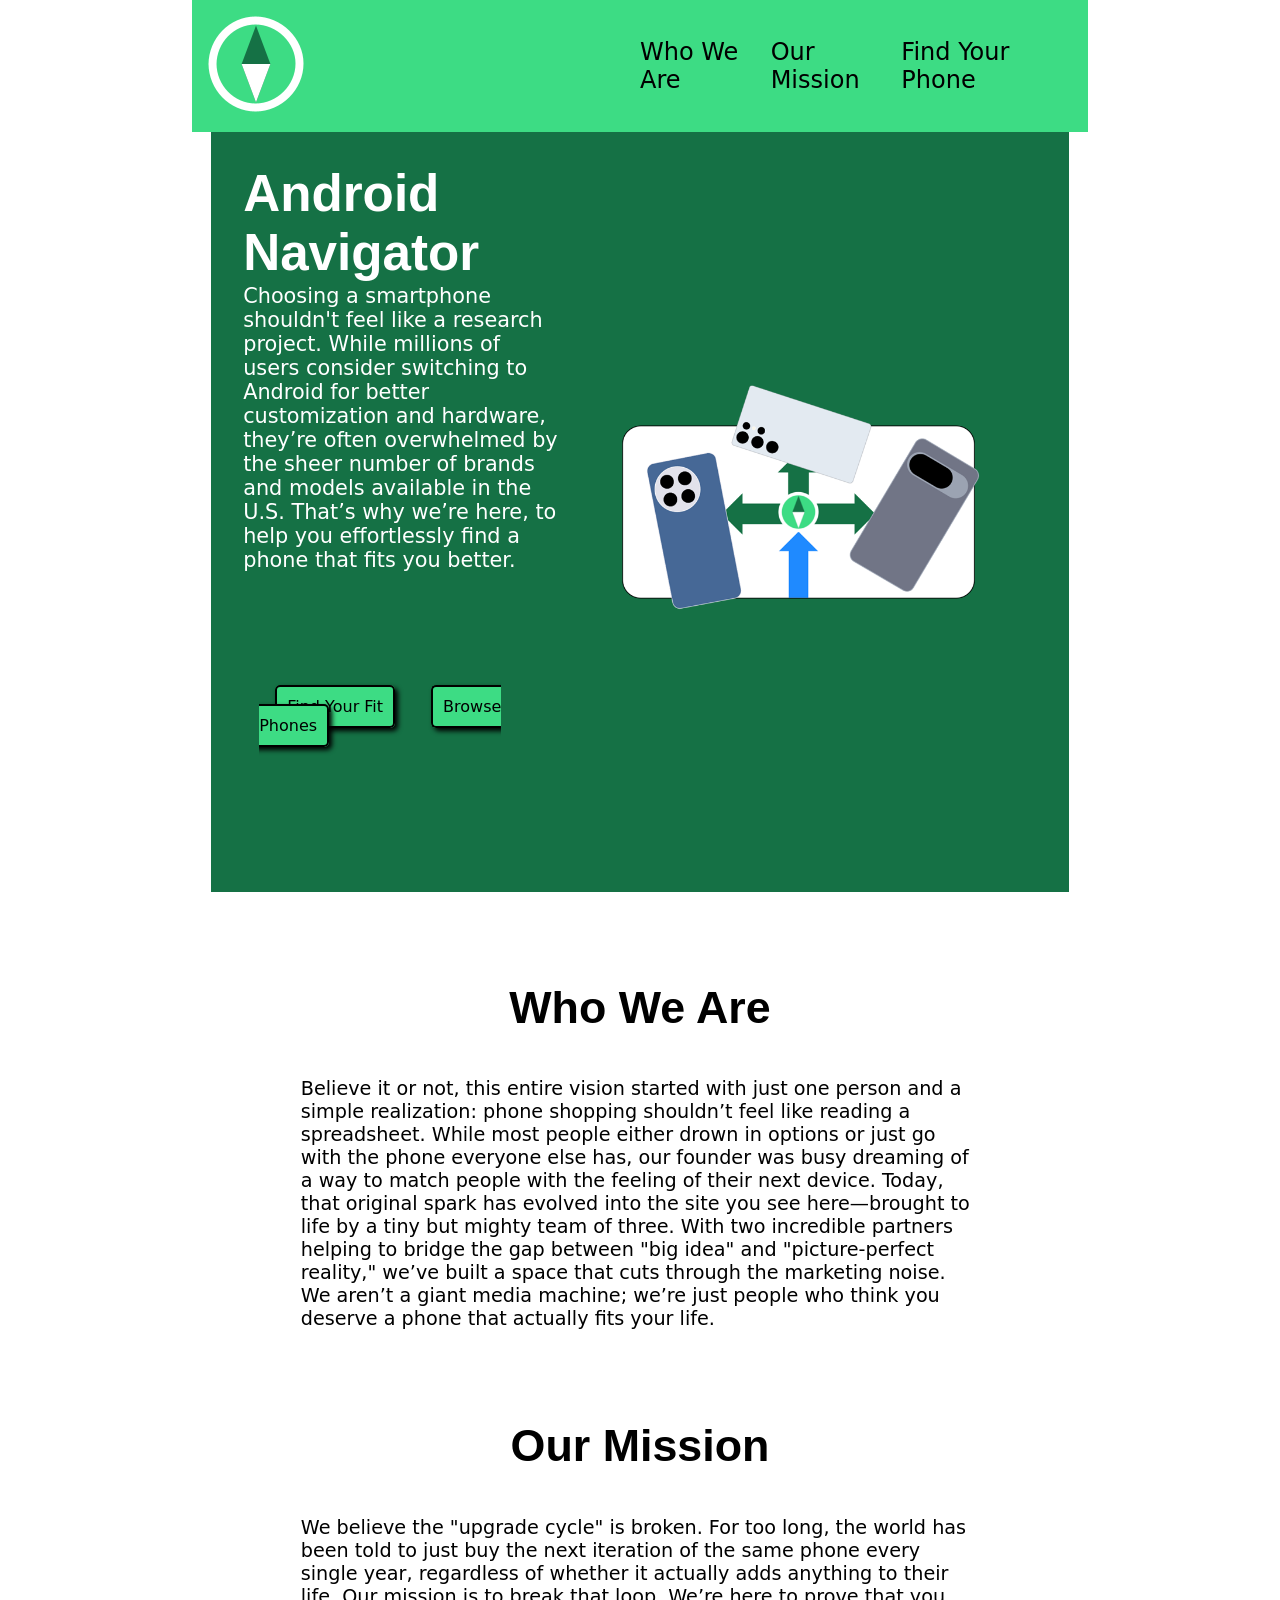
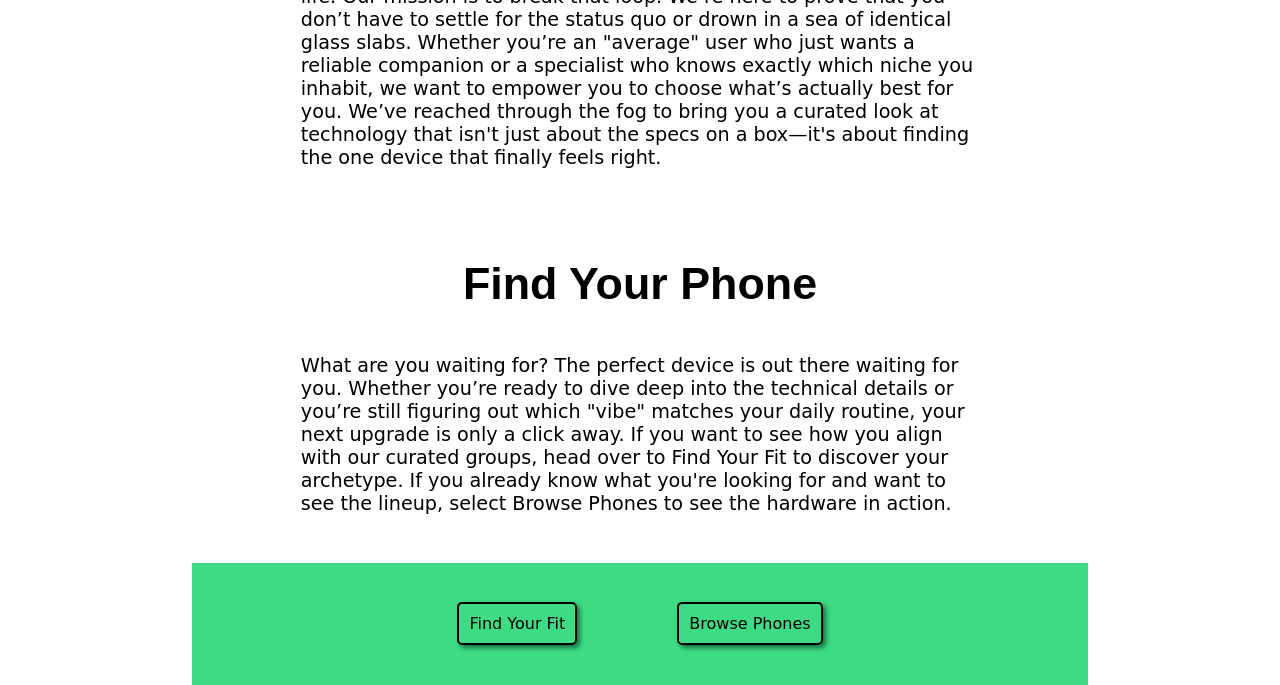
<file: index.html>
<!DOCTYPE html>
<html lang="en">
<head>
    <meta charset="UTF-8">
    <meta name="viewport" content="width=device-width, initial-scale=1.0">
    <title>Tyler Bahen - Android Navigator</title>
    <link rel="stylesheet" href="styles/style.css">
</head>
<body>
    <header>
        <a href="index.html">
            <img src="images/bahen-logo.png" alt="compass logo image">
        </a>
        <nav>
            <a href="#we_are">Who We Are</a>
            <a href="#mission">Our Mission</a>
            <a href="#find">Find Your Phone</a>
        </nav>
    </header>
    <main>
        <div id="hero">
                <h1>Android Navigator</h1>
                <p>
                    Choosing a smartphone shouldn't feel like a research project. While millions of users consider switching to Android for better customization and hardware, they’re often overwhelmed by the sheer number of brands and models available in the U.S. That’s why we’re here, to help you effortlessly find a phone that fits you better.
                </p>
                <div class="links">
                    <a class="button" href="archetypes.html">Find Your Fit</a>
                    <a class="button" href="phones.html">Browse Phones</a>
                </div>
            <img src="images/bahen-hero.png" alt="hero image of three phones ">
        </div>

        <div id="content">
            <h2 id="we_are">Who We Are</h2>
            <p>
                Believe it or not, this entire vision started with just one person and a simple realization: phone shopping shouldn’t feel like reading a spreadsheet. While most people either drown in options or just go with the phone everyone else has, our founder was busy dreaming of a way to match people with the feeling of their next device. Today, that original spark has evolved into the site you see here—brought to life by a tiny but mighty team of three. With two incredible partners helping to bridge the gap between "big idea" and "picture-perfect reality," we’ve built a space that cuts through the marketing noise. We aren’t a giant media machine; we’re just people who think you deserve a phone that actually fits your life.
            </p>
            <h2 id="mission">Our Mission</h2>
            <p>
                We believe the "upgrade cycle" is broken. For too long, the world has been told to just buy the next iteration of the same phone every single year, regardless of whether it actually adds anything to their life. Our mission is to break that loop. We’re here to prove that you don’t have to settle for the status quo or drown in a sea of identical glass slabs. Whether you’re an "average" user who just wants a reliable companion or a specialist who knows exactly which niche you inhabit, we want to empower you to choose what’s actually best for you. We’ve reached through the fog to bring you a curated look at technology that isn't just about the specs on a box—it's about finding the one device that finally feels right.
            </p>
            <h2 id="find">Find Your Phone</h2>
            <p>
                What are you waiting for? The perfect device is out there waiting for you. Whether you’re ready to dive deep into the technical details or you’re still figuring out which "vibe" matches your daily routine, your next upgrade is only a click away. If you want to see how you align with our curated groups, head over to Find Your Fit to discover your archetype. If you already know what you're looking for and want to see the lineup, select Browse Phones to see the hardware in action.
            </p>
        </div>
    </main>
    <footer>
        <a class="button" href="archetypes.html">Find Your Fit</a>
        <a class="button" href="phones.html">Browse Phones</a>
    </footer>
</body>
</html>
</file>
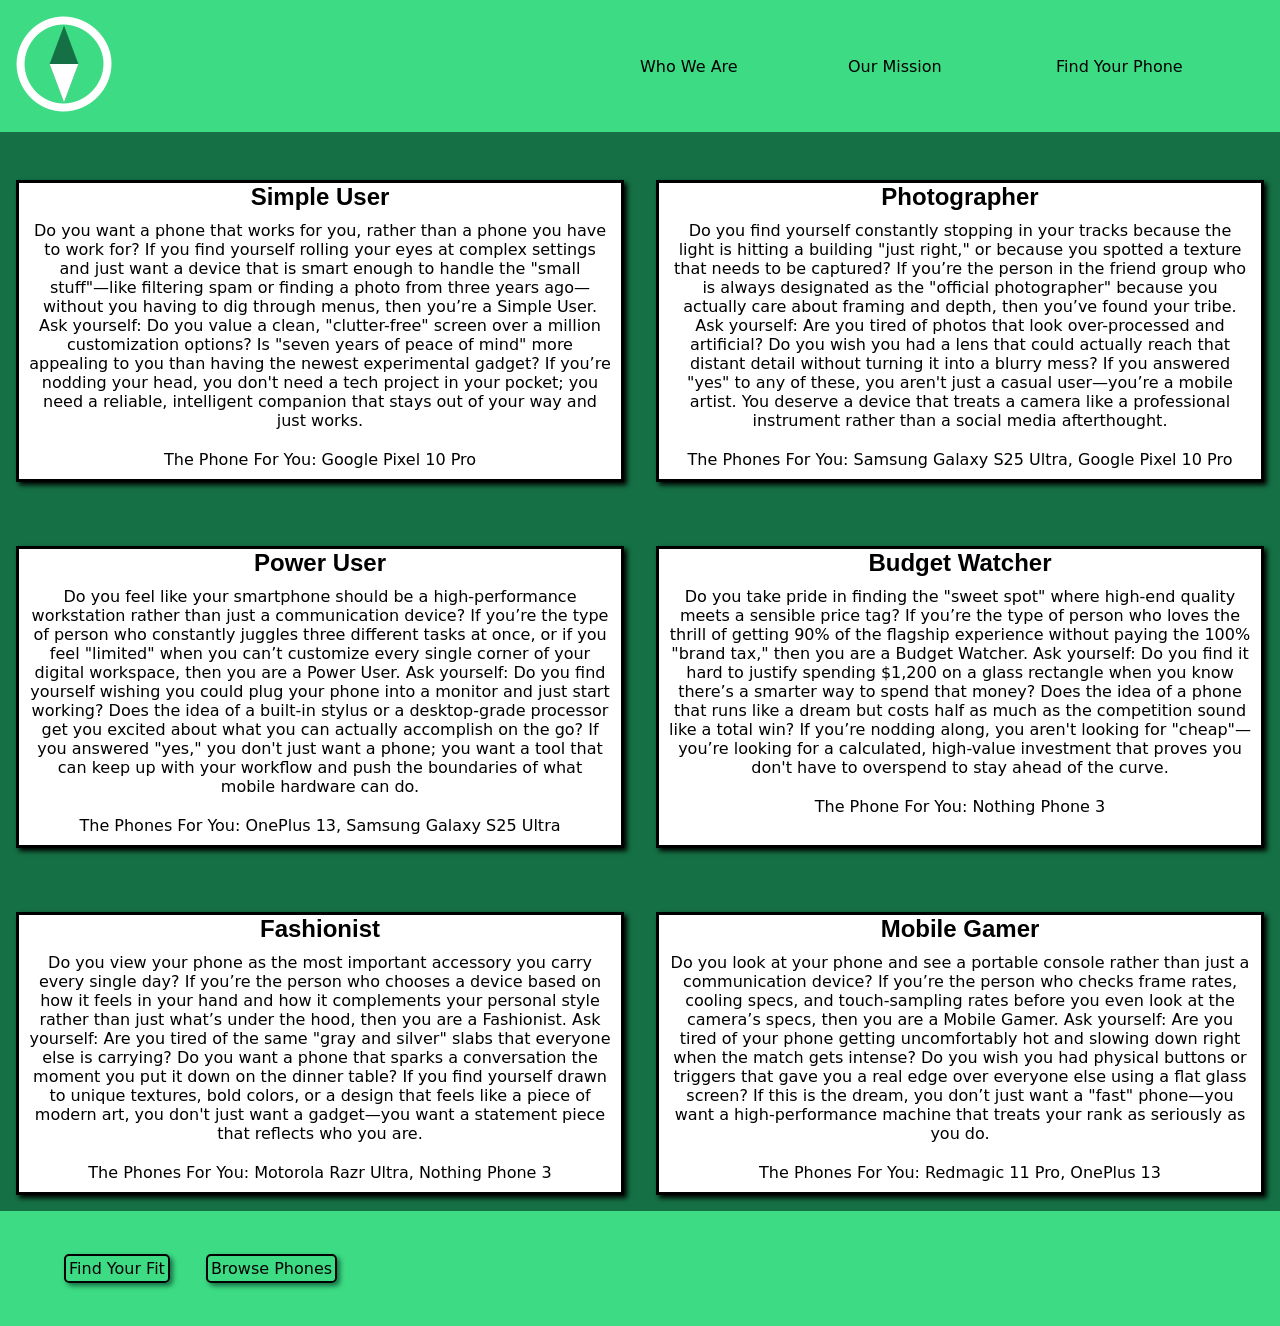
<file: archetypes.html>
<!DOCTYPE html>
<html lang="en">
<head>
    <meta charset="UTF-8">
    <meta name="viewport" content="width=device-width, initial-scale=1.0">
    <title>Archetypes</title>
    <link rel="stylesheet" href="styles/archetypes.css">
</head>
<body>
    <header>
        <a href="index.html">
            <img src="images/bahen-logo.png" alt="compass logo image">
        </a>
        <nav>
            <a href="index.html#we_are">Who We Are</a>
            <a href="index.html#mission">Our Mission</a>
            <a href="index.html#find">Find Your Phone</a>
        </nav>
    </header>
    <main>
        <div id="archetypes">
            <section id="simple">
            <h2>Simple User</h2>
                <p>
                    Do you want a phone that works for you, rather than a phone you have to work for? If you find yourself rolling your eyes at complex settings and just want a device that is smart enough to handle the "small stuff"—like filtering spam or finding a photo from three years ago—without you having to dig through menus, then you’re a Simple User. Ask yourself: Do you value a clean, "clutter-free" screen over a million customization options? Is "seven years of peace of mind" more appealing to you than having the newest experimental gadget? If you’re nodding your head, you don't need a tech project in your pocket; you need a reliable, intelligent companion that stays out of your way and just works.
                </p>
                <p>
                    The Phone For You: Google Pixel 10 Pro
                </p>
            </section>
            <section id="photographer">
                <h2>Photographer</h2>
                <p>
                    Do you find yourself constantly stopping in your tracks because the light is hitting a building "just right," or because you spotted a texture that needs to be captured? If you’re the person in the friend group who is always designated as the "official photographer" because you actually care about framing and depth, then you’ve found your tribe. Ask yourself: Are you tired of photos that look over-processed and artificial? Do you wish you had a lens that could actually reach that distant detail without turning it into a blurry mess? If you answered "yes" to any of these, you aren't just a casual user—you’re a mobile artist. You deserve a device that treats a camera like a professional instrument rather than a social media afterthought.
                </p>
                <p>
                    The Phones For You: Samsung Galaxy S25 Ultra, Google Pixel 10 Pro
                </p>
            </section>
            <section id="power">
                <h2>Power User</h2>
                <p>
                    Do you feel like your smartphone should be a high-performance workstation rather than just a communication device? If you’re the type of person who constantly juggles three different tasks at once, or if you feel "limited" when you can’t customize every single corner of your digital workspace, then you are a Power User. Ask yourself: Do you find yourself wishing you could plug your phone into a monitor and just start working? Does the idea of a built-in stylus or a desktop-grade processor get you excited about what you can actually accomplish on the go? If you answered "yes," you don't just want a phone; you want a tool that can keep up with your workflow and push the boundaries of what mobile hardware can do.
                </p>
                <p>
                    The Phones For You: OnePlus 13, Samsung Galaxy S25 Ultra
                </p>
            </section>
            <section id="budget">
                <h2>Budget Watcher</h2>
                <p>
                    Do you take pride in finding the "sweet spot" where high-end quality meets a sensible price tag? If you’re the type of person who loves the thrill of getting 90% of the flagship experience without paying the 100% "brand tax," then you are a Budget Watcher. Ask yourself: Do you find it hard to justify spending $1,200 on a glass rectangle when you know there’s a smarter way to spend that money? Does the idea of a phone that runs like a dream but costs half as much as the competition sound like a total win? If you’re nodding along, you aren't looking for "cheap"—you’re looking for a calculated, high-value investment that proves you don't have to overspend to stay ahead of the curve.
                </p>
                <p>
                    The Phone For You: Nothing Phone 3
                </p>
            </section>
            <section id="fashion">
                <h2>Fashionist</h2>
                <p>
                    Do you view your phone as the most important accessory you carry every single day? If you’re the person who chooses a device based on how it feels in your hand and how it complements your personal style rather than just what’s under the hood, then you are a Fashionist. Ask yourself: Are you tired of the same "gray and silver" slabs that everyone else is carrying? Do you want a phone that sparks a conversation the moment you put it down on the dinner table? If you find yourself drawn to unique textures, bold colors, or a design that feels like a piece of modern art, you don't just want a gadget—you want a statement piece that reflects who you are.
                </p>
                <p>
                    The Phones For You: Motorola Razr Ultra, Nothing Phone 3
                </p>
            </section>
            <section id="gamer">
                <h2>Mobile Gamer</h2>
                <p>
                    Do you look at your phone and see a portable console rather than just a communication device? If you’re the person who checks frame rates, cooling specs, and touch-sampling rates before you even look at the camera’s specs, then you are a Mobile Gamer. Ask yourself: Are you tired of your phone getting uncomfortably hot and slowing down right when the match gets intense? Do you wish you had physical buttons or triggers that gave you a real edge over everyone else using a flat glass screen? If this is the dream, you don’t just want a "fast" phone—you want a high-performance machine that treats your rank as seriously as you do.
                </p>
                <p>
                    The Phones For You: Redmagic 11 Pro, OnePlus 13
                </p>
            </section>
        </div>
    </main>
    <footer>
        <a class="button" href="archetypes.html">Find Your Fit</a>
        <a class="button" href="phones.html">Browse Phones</a>
    </footer>
</body>
</html>
</file>
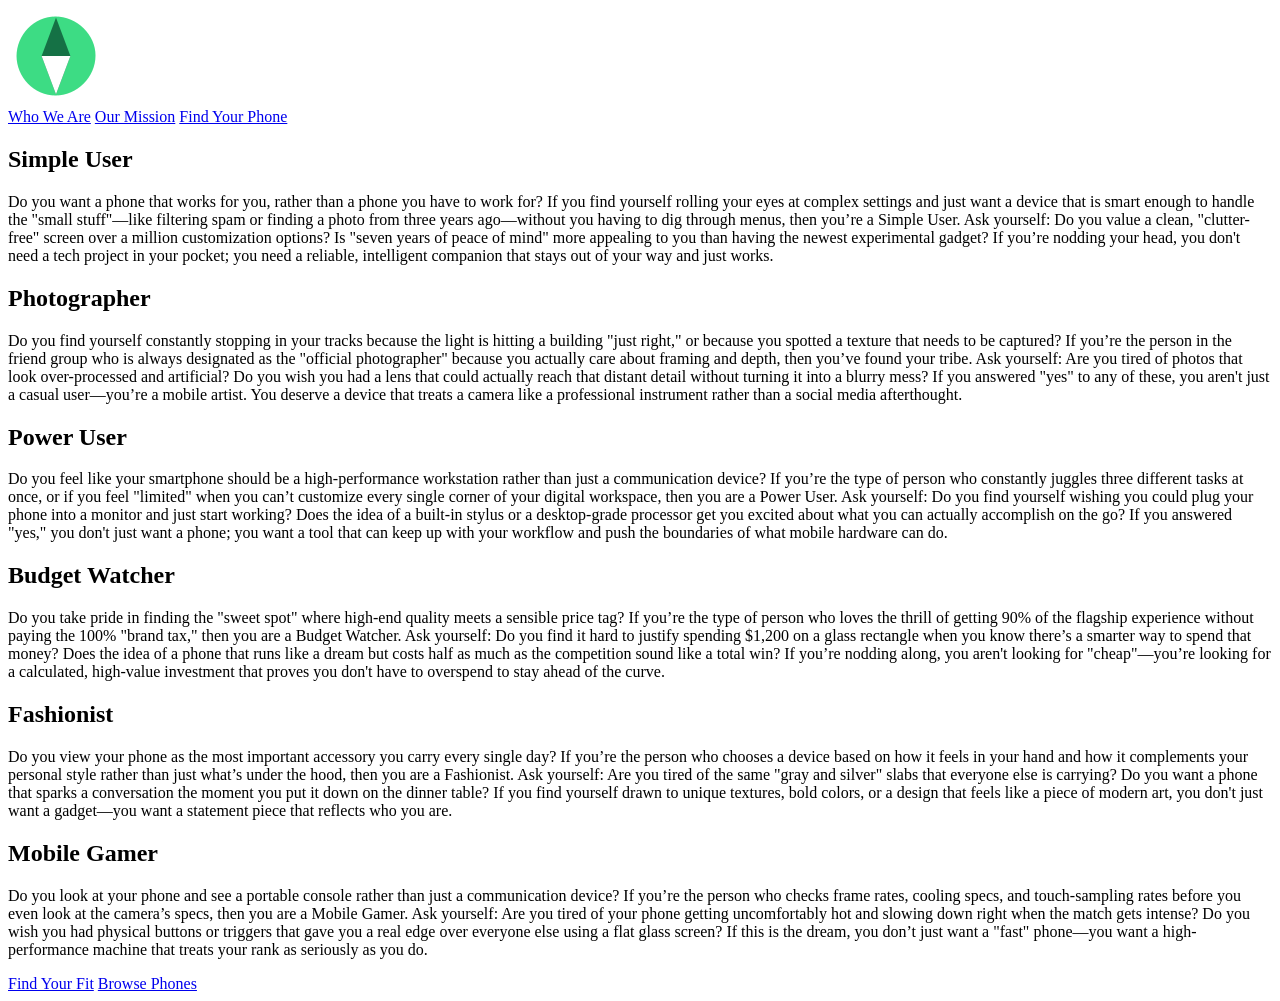
<file: page1-archetypes.html>
<!DOCTYPE html>
<html lang="en">
<head>
    <meta charset="UTF-8">
    <meta name="viewport" content="width=device-width, initial-scale=1.0">
    <title>Archetypes</title>
</head>
<body>
    <header>
        <a href="index.html">
            <img src="images/bahen-logo.png" alt="compass logo image">
        </a>
        <nav>
            <a href="#we_are">Who We Are</a>
            <a href="#mission">Our Mission</a>
            <a href="#find">Find Your Phone</a>
        </nav>
    </header>
    <main>
        <div id="archetypes">
            <section id="simple">
            <h2>Simple User</h2>
                <p>
                    Do you want a phone that works for you, rather than a phone you have to work for? If you find yourself rolling your eyes at complex settings and just want a device that is smart enough to handle the "small stuff"—like filtering spam or finding a photo from three years ago—without you having to dig through menus, then you’re a Simple User. Ask yourself: Do you value a clean, "clutter-free" screen over a million customization options? Is "seven years of peace of mind" more appealing to you than having the newest experimental gadget? If you’re nodding your head, you don't need a tech project in your pocket; you need a reliable, intelligent companion that stays out of your way and just works.
                </p>
            </section>
            <section id="photographer">
                <h2>Photographer</h2>
                <p>
                    Do you find yourself constantly stopping in your tracks because the light is hitting a building "just right," or because you spotted a texture that needs to be captured? If you’re the person in the friend group who is always designated as the "official photographer" because you actually care about framing and depth, then you’ve found your tribe. Ask yourself: Are you tired of photos that look over-processed and artificial? Do you wish you had a lens that could actually reach that distant detail without turning it into a blurry mess? If you answered "yes" to any of these, you aren't just a casual user—you’re a mobile artist. You deserve a device that treats a camera like a professional instrument rather than a social media afterthought.
                </p>
            </section>
            <section id="power">
                <h2>Power User</h2>
                <p>
                    Do you feel like your smartphone should be a high-performance workstation rather than just a communication device? If you’re the type of person who constantly juggles three different tasks at once, or if you feel "limited" when you can’t customize every single corner of your digital workspace, then you are a Power User. Ask yourself: Do you find yourself wishing you could plug your phone into a monitor and just start working? Does the idea of a built-in stylus or a desktop-grade processor get you excited about what you can actually accomplish on the go? If you answered "yes," you don't just want a phone; you want a tool that can keep up with your workflow and push the boundaries of what mobile hardware can do.
                </p>
            </section>
            <section id="budget">
                <h2>Budget Watcher</h2>
                <p>
                    Do you take pride in finding the "sweet spot" where high-end quality meets a sensible price tag? If you’re the type of person who loves the thrill of getting 90% of the flagship experience without paying the 100% "brand tax," then you are a Budget Watcher. Ask yourself: Do you find it hard to justify spending $1,200 on a glass rectangle when you know there’s a smarter way to spend that money? Does the idea of a phone that runs like a dream but costs half as much as the competition sound like a total win? If you’re nodding along, you aren't looking for "cheap"—you’re looking for a calculated, high-value investment that proves you don't have to overspend to stay ahead of the curve.
                </p>
            </section>
            <section id="fashion">
                <h2>Fashionist</h2>
                <p>
                    Do you view your phone as the most important accessory you carry every single day? If you’re the person who chooses a device based on how it feels in your hand and how it complements your personal style rather than just what’s under the hood, then you are a Fashionist. Ask yourself: Are you tired of the same "gray and silver" slabs that everyone else is carrying? Do you want a phone that sparks a conversation the moment you put it down on the dinner table? If you find yourself drawn to unique textures, bold colors, or a design that feels like a piece of modern art, you don't just want a gadget—you want a statement piece that reflects who you are.
                </p>
            </section>
            <section id="gamer">
                <h2>Mobile Gamer</h2>
                <p>
                    Do you look at your phone and see a portable console rather than just a communication device? If you’re the person who checks frame rates, cooling specs, and touch-sampling rates before you even look at the camera’s specs, then you are a Mobile Gamer. Ask yourself: Are you tired of your phone getting uncomfortably hot and slowing down right when the match gets intense? Do you wish you had physical buttons or triggers that gave you a real edge over everyone else using a flat glass screen? If this is the dream, you don’t just want a "fast" phone—you want a high-performance machine that treats your rank as seriously as you do.
                </p>
            </section>
        </div>
    </main>
    <footer>
        <a class="button" href="page1.html">Find Your Fit</a>
        <a class="button" href="page2.html">Browse Phones</a>
    </footer>
</body>
</html>
</file>
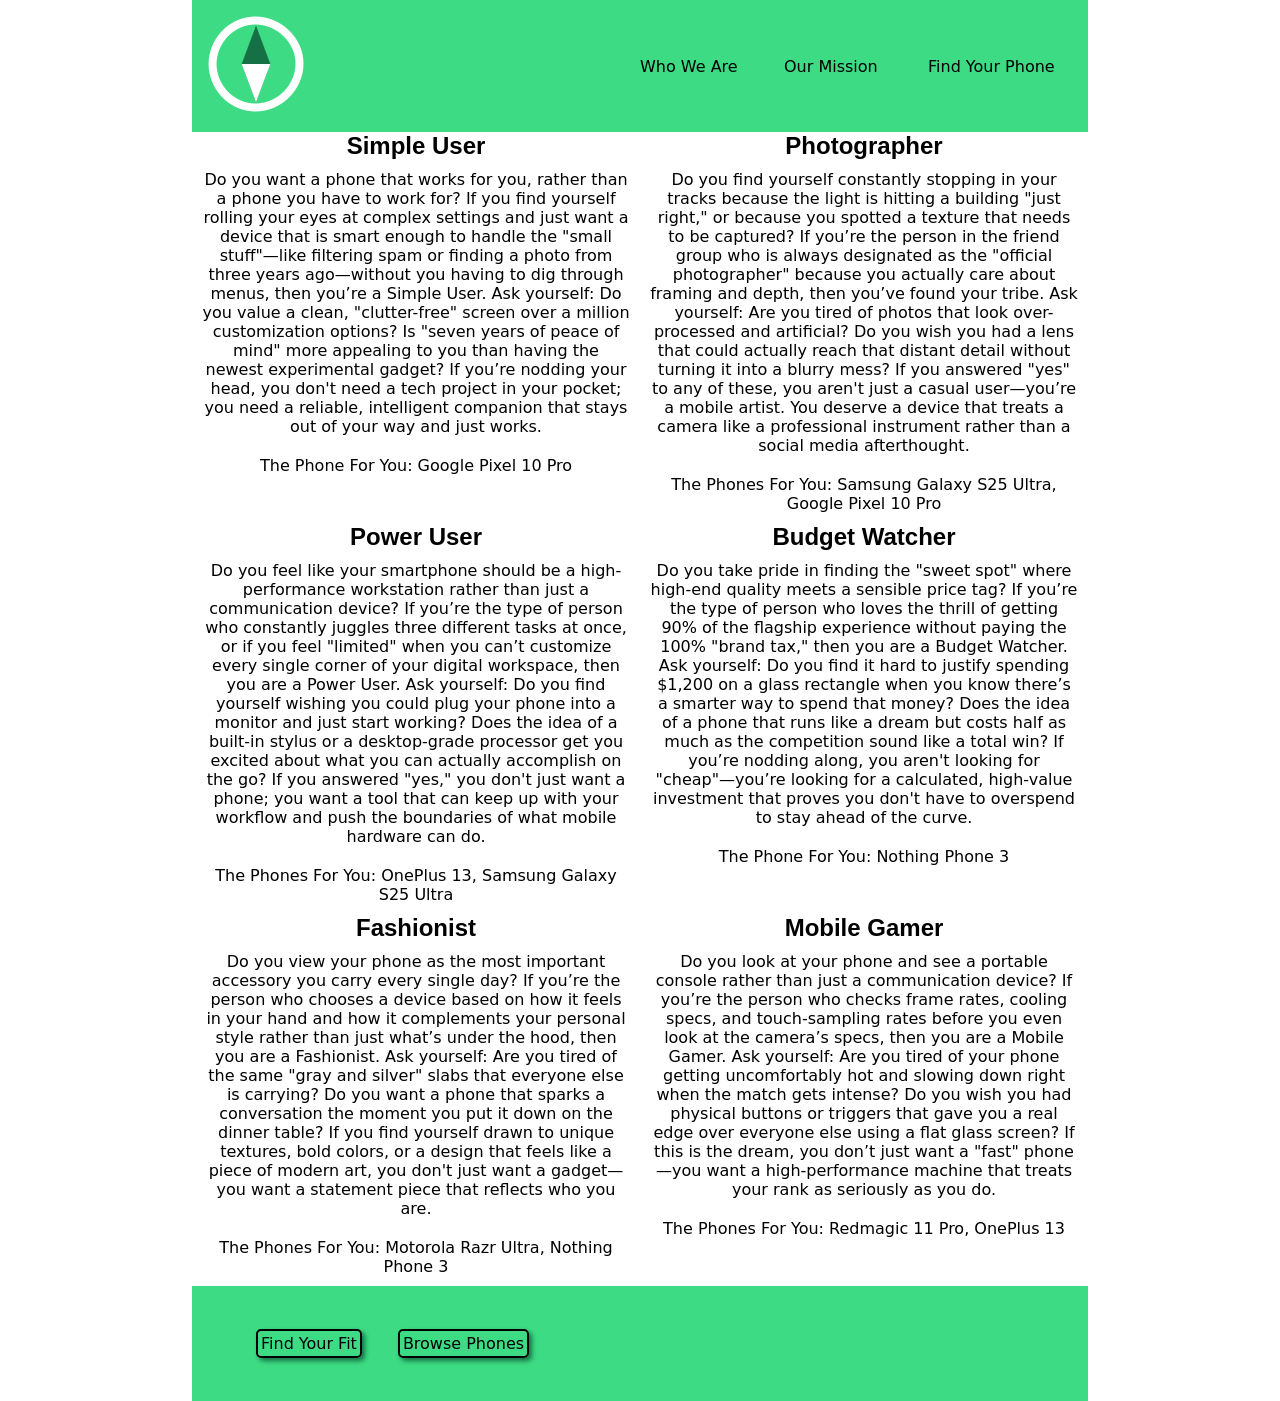
<file: page1.html>
<!DOCTYPE html>
<html lang="en">
<head>
    <meta charset="UTF-8">
    <meta name="viewport" content="width=device-width, initial-scale=1.0">
    <title>Archetypes</title>
    <link rel="stylesheet" href="styles/page1.css">
</head>
<body>
    <header>
        <a href="index.html">
            <img src="images/bahen-logo.png" alt="compass logo image">
        </a>
        <nav>
            <a href="index.html#we_are">Who We Are</a>
            <a href="index.html#mission">Our Mission</a>
            <a href="index.html#find">Find Your Phone</a>
        </nav>
    </header>
    <main>
        <div id="archetypes">
            <section id="simple">
            <h2>Simple User</h2>
                <p>
                    Do you want a phone that works for you, rather than a phone you have to work for? If you find yourself rolling your eyes at complex settings and just want a device that is smart enough to handle the "small stuff"—like filtering spam or finding a photo from three years ago—without you having to dig through menus, then you’re a Simple User. Ask yourself: Do you value a clean, "clutter-free" screen over a million customization options? Is "seven years of peace of mind" more appealing to you than having the newest experimental gadget? If you’re nodding your head, you don't need a tech project in your pocket; you need a reliable, intelligent companion that stays out of your way and just works.
                </p>
                <p>
                    The Phone For You: Google Pixel 10 Pro
                </p>
            </section>
            <section id="photographer">
                <h2>Photographer</h2>
                <p>
                    Do you find yourself constantly stopping in your tracks because the light is hitting a building "just right," or because you spotted a texture that needs to be captured? If you’re the person in the friend group who is always designated as the "official photographer" because you actually care about framing and depth, then you’ve found your tribe. Ask yourself: Are you tired of photos that look over-processed and artificial? Do you wish you had a lens that could actually reach that distant detail without turning it into a blurry mess? If you answered "yes" to any of these, you aren't just a casual user—you’re a mobile artist. You deserve a device that treats a camera like a professional instrument rather than a social media afterthought.
                </p>
                <p>
                    The Phones For You: Samsung Galaxy S25 Ultra, Google Pixel 10 Pro
                </p>
            </section>
            <section id="power">
                <h2>Power User</h2>
                <p>
                    Do you feel like your smartphone should be a high-performance workstation rather than just a communication device? If you’re the type of person who constantly juggles three different tasks at once, or if you feel "limited" when you can’t customize every single corner of your digital workspace, then you are a Power User. Ask yourself: Do you find yourself wishing you could plug your phone into a monitor and just start working? Does the idea of a built-in stylus or a desktop-grade processor get you excited about what you can actually accomplish on the go? If you answered "yes," you don't just want a phone; you want a tool that can keep up with your workflow and push the boundaries of what mobile hardware can do.
                </p>
                <p>
                    The Phones For You: OnePlus 13, Samsung Galaxy S25 Ultra
                </p>
            </section>
            <section id="budget">
                <h2>Budget Watcher</h2>
                <p>
                    Do you take pride in finding the "sweet spot" where high-end quality meets a sensible price tag? If you’re the type of person who loves the thrill of getting 90% of the flagship experience without paying the 100% "brand tax," then you are a Budget Watcher. Ask yourself: Do you find it hard to justify spending $1,200 on a glass rectangle when you know there’s a smarter way to spend that money? Does the idea of a phone that runs like a dream but costs half as much as the competition sound like a total win? If you’re nodding along, you aren't looking for "cheap"—you’re looking for a calculated, high-value investment that proves you don't have to overspend to stay ahead of the curve.
                </p>
                <p>
                    The Phone For You: Nothing Phone 3
                </p>
            </section>
            <section id="fashion">
                <h2>Fashionist</h2>
                <p>
                    Do you view your phone as the most important accessory you carry every single day? If you’re the person who chooses a device based on how it feels in your hand and how it complements your personal style rather than just what’s under the hood, then you are a Fashionist. Ask yourself: Are you tired of the same "gray and silver" slabs that everyone else is carrying? Do you want a phone that sparks a conversation the moment you put it down on the dinner table? If you find yourself drawn to unique textures, bold colors, or a design that feels like a piece of modern art, you don't just want a gadget—you want a statement piece that reflects who you are.
                </p>
                <p>
                    The Phones For You: Motorola Razr Ultra, Nothing Phone 3
                </p>
            </section>
            <section id="gamer">
                <h2>Mobile Gamer</h2>
                <p>
                    Do you look at your phone and see a portable console rather than just a communication device? If you’re the person who checks frame rates, cooling specs, and touch-sampling rates before you even look at the camera’s specs, then you are a Mobile Gamer. Ask yourself: Are you tired of your phone getting uncomfortably hot and slowing down right when the match gets intense? Do you wish you had physical buttons or triggers that gave you a real edge over everyone else using a flat glass screen? If this is the dream, you don’t just want a "fast" phone—you want a high-performance machine that treats your rank as seriously as you do.
                </p>
                <p>
                    The Phones For You: Redmagic 11 Pro, OnePlus 13
                </p>
            </section>
        </div>
    </main>
    <footer>
        <a class="button" href="page1.html">Find Your Fit</a>
        <a class="button" href="page2.html">Browse Phones</a>
    </footer>
</body>
</html>
</file>
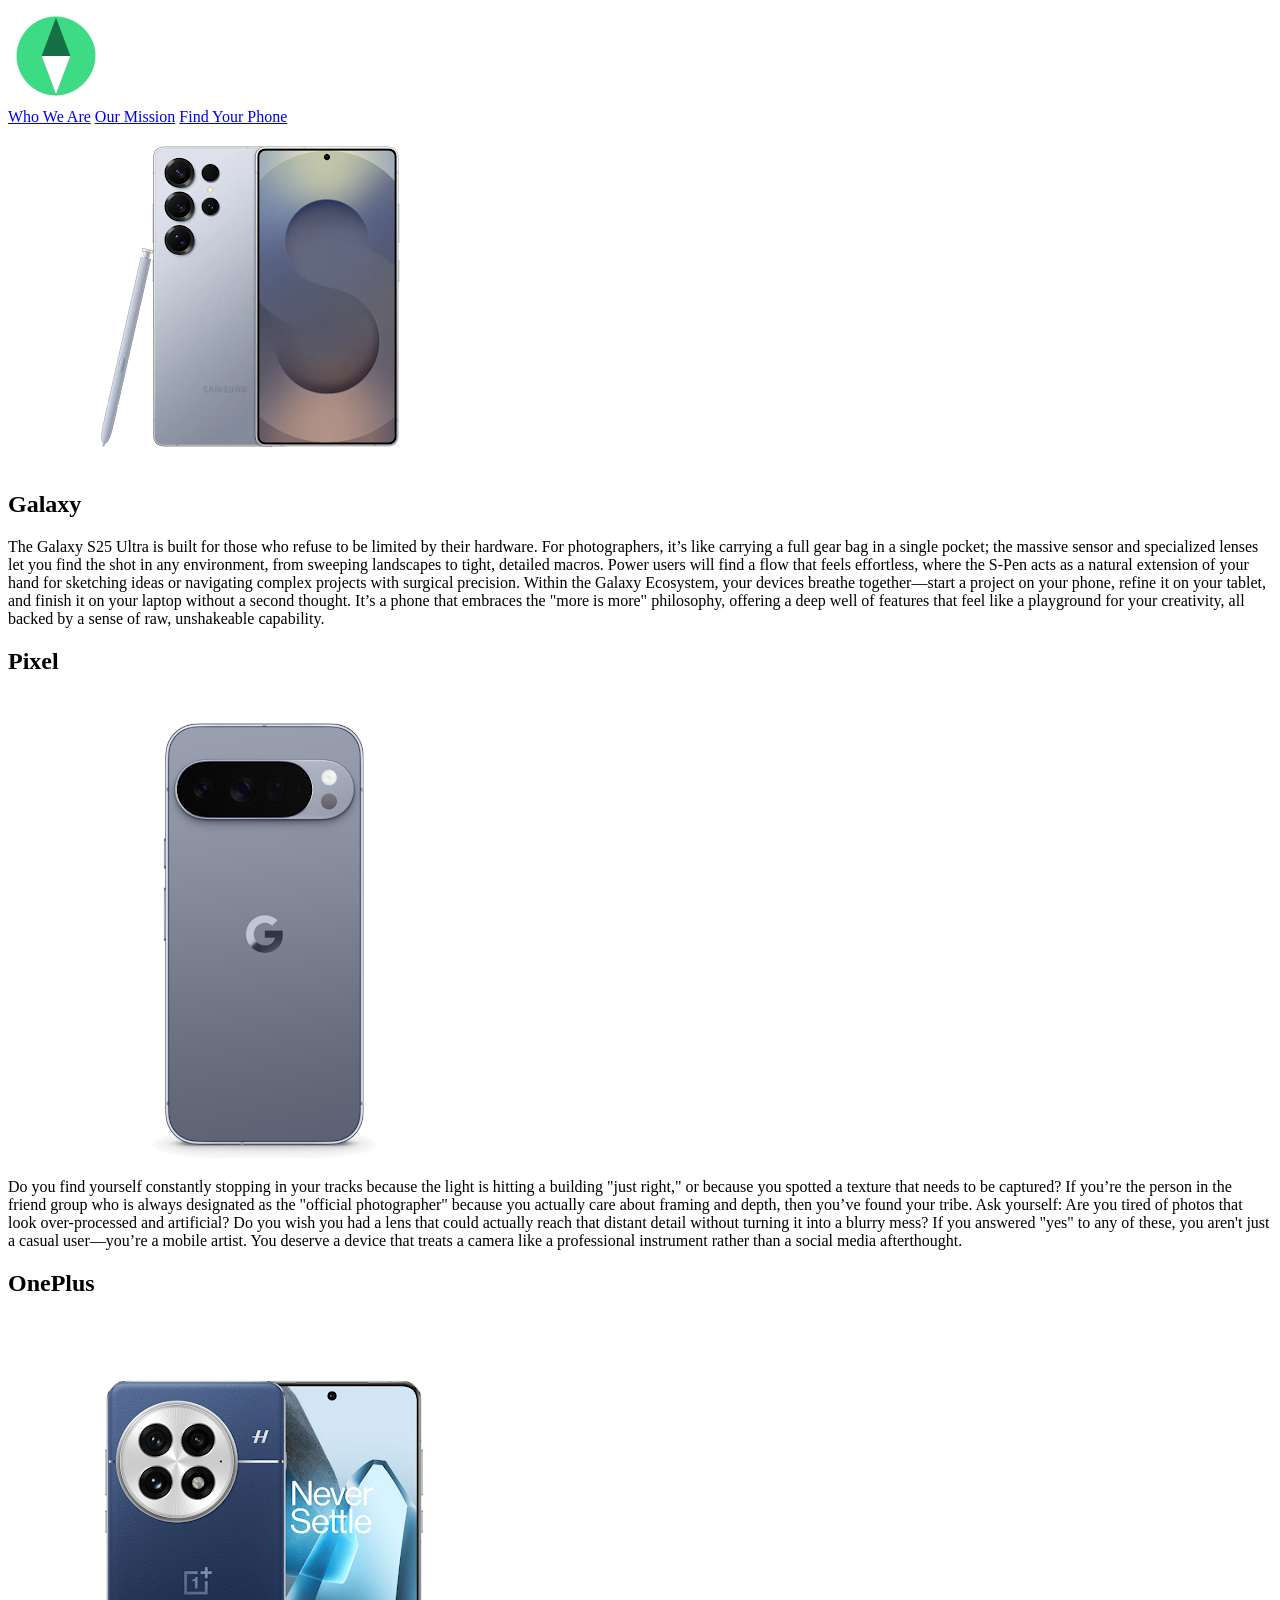
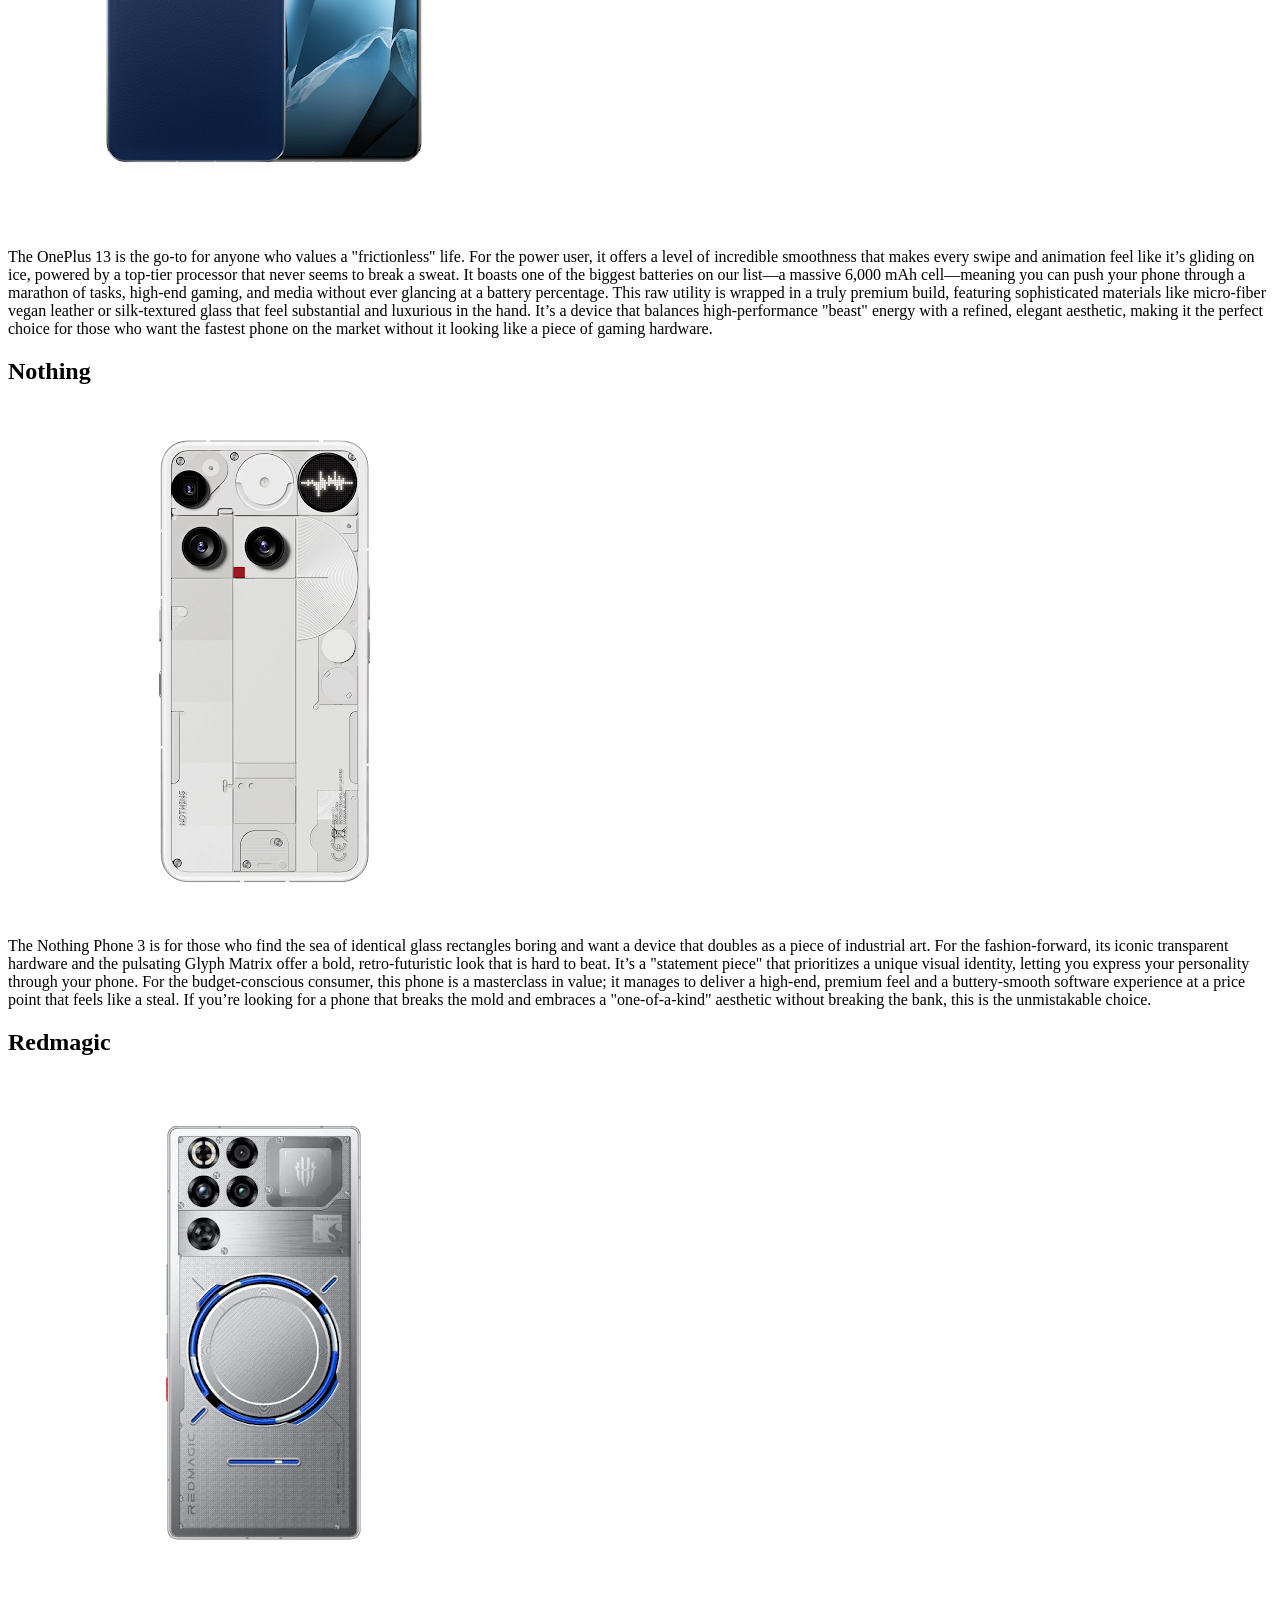
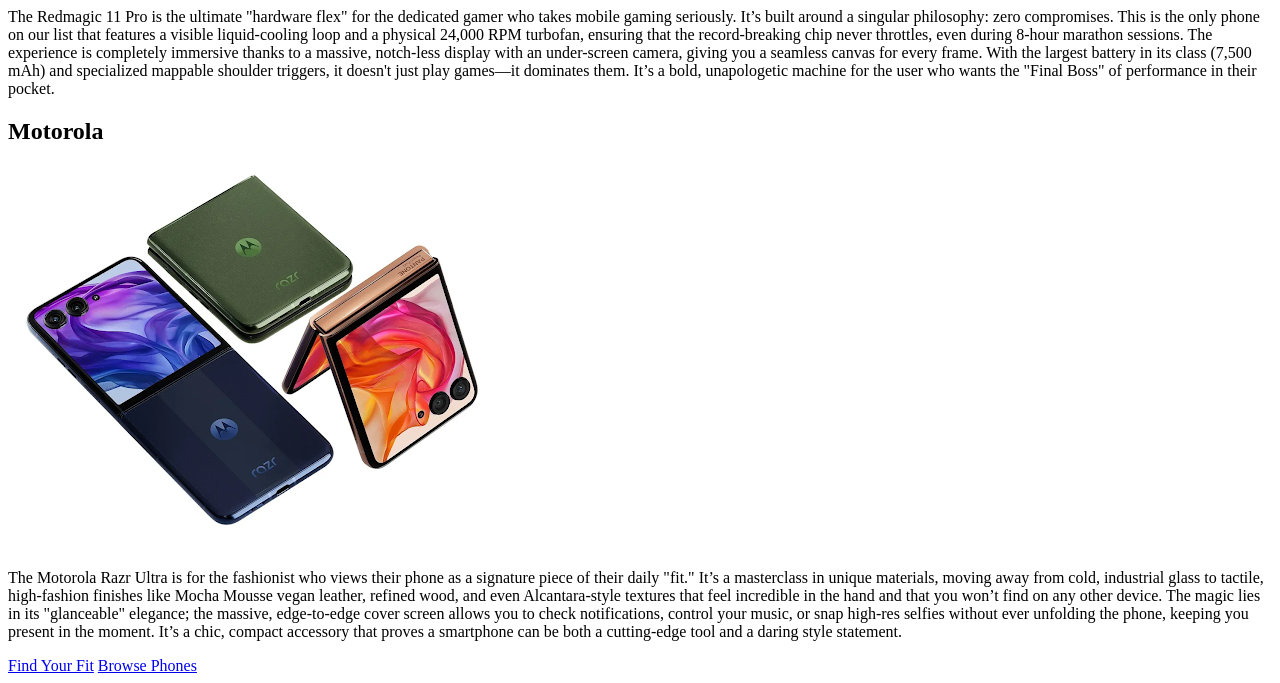
<file: page2-phones.html>
<!DOCTYPE html>
<html lang="en">
<head>
    <meta charset="UTF-8">
    <meta name="viewport" content="width=device-width, initial-scale=1.0">
    <title>Phones</title>
</head>
<body>
    <header>
        <a href="index.html">
            <img src="images/bahen-logo.png" alt="compass logo image">
        </a>
        <nav>
            <a href="#we_are">Who We Are</a>
            <a href="#mission">Our Mission</a>
            <a href="#find">Find Your Phone</a>
        </nav>
    </header>
    <main>
        <div id="phones">
            <section id="galaxy">
                <img id="galaxy-img" src="images/galaxy.png" alt="Image of Galaxy phone">
            <h2>Galaxy</h2>
                <p>
                    The Galaxy S25 Ultra is built for those who refuse to be limited by their hardware. For photographers, it’s like carrying a full gear bag in a single pocket; the massive sensor and specialized lenses let you find the shot in any environment, from sweeping landscapes to tight, detailed macros. Power users will find a flow that feels effortless, where the S-Pen acts as a natural extension of your hand for sketching ideas or navigating complex projects with surgical precision. Within the Galaxy Ecosystem, your devices breathe together—start a project on your phone, refine it on your tablet, and finish it on your laptop without a second thought. It’s a phone that embraces the "more is more" philosophy, offering a deep well of features that feel like a playground for your creativity, all backed by a sense of raw, unshakeable capability.
                </p>
            </section>
            <section id="pixel">
                <h2>Pixel</h2>
                <img id="pixel-img" src="images/pixel.png" alt="Image of Pixel phone">
                <p>
                    Do you find yourself constantly stopping in your tracks because the light is hitting a building "just right," or because you spotted a texture that needs to be captured? If you’re the person in the friend group who is always designated as the "official photographer" because you actually care about framing and depth, then you’ve found your tribe. Ask yourself: Are you tired of photos that look over-processed and artificial? Do you wish you had a lens that could actually reach that distant detail without turning it into a blurry mess? If you answered "yes" to any of these, you aren't just a casual user—you’re a mobile artist. You deserve a device that treats a camera like a professional instrument rather than a social media afterthought.
                </p>
            </section>
            <section id="oneplus">
                <h2>OnePlus</h2>
                <img id="oneplus-img" src="images/oneplus.png" alt="Image of OnePlus phone">
                <p>
                    The OnePlus 13 is the go-to for anyone who values a "frictionless" life. For the power user, it offers a level of incredible smoothness that makes every swipe and animation feel like it’s gliding on ice, powered by a top-tier processor that never seems to break a sweat. It boasts one of the biggest batteries on our list—a massive 6,000 mAh cell—meaning you can push your phone through a marathon of tasks, high-end gaming, and media without ever glancing at a battery percentage. This raw utility is wrapped in a truly premium build, featuring sophisticated materials like micro-fiber vegan leather or silk-textured glass that feel substantial and luxurious in the hand. It’s a device that balances high-performance "beast" energy with a refined, elegant aesthetic, making it the perfect choice for those who want the fastest phone on the market without it looking like a piece of gaming hardware.
                </p>
            </section>
            <section id="nothing">
                <h2>Nothing</h2>
                <img id="nothing-img" src="images/nothing.png" alt="Image of Nothing phone">
                <p>
                    The Nothing Phone 3 is for those who find the sea of identical glass rectangles boring and want a device that doubles as a piece of industrial art. For the fashion-forward, its iconic transparent hardware and the pulsating Glyph Matrix offer a bold, retro-futuristic look that is hard to beat. It’s a "statement piece" that prioritizes a unique visual identity, letting you express your personality through your phone. For the budget-conscious consumer, this phone is a masterclass in value; it manages to deliver a high-end, premium feel and a buttery-smooth software experience at a price point that feels like a steal. If you’re looking for a phone that breaks the mold and embraces a "one-of-a-kind" aesthetic without breaking the bank, this is the unmistakable choice.
                </p>
            </section>
            <section id="redmagic">
                <h2>Redmagic</h2>
                <img id="redmagic-img" src="images/redmagic.png" alt="Image of Redmagic phone">
                <p>
                    The Redmagic 11 Pro is the ultimate "hardware flex" for the dedicated gamer who takes mobile gaming seriously. It’s built around a singular philosophy: zero compromises. This is the only phone on our list that features a visible liquid-cooling loop and a physical 24,000 RPM turbofan, ensuring that the record-breaking chip never throttles, even during 8-hour marathon sessions. The experience is completely immersive thanks to a massive, notch-less display with an under-screen camera, giving you a seamless canvas for every frame. With the largest battery in its class (7,500 mAh) and specialized mappable shoulder triggers, it doesn't just play games—it dominates them. It’s a bold, unapologetic machine for the user who wants the "Final Boss" of performance in their pocket.
                </p>
            </section>
            <section id="motorola">
                <h2>Motorola</h2>
                <img id="motorola-img" src="images/motorola.png" alt="Image of Motorola phone">
                <p>
                    The Motorola Razr Ultra is for the fashionist who views their phone as a signature piece of their daily "fit." It’s a masterclass in unique materials, moving away from cold, industrial glass to tactile, high-fashion finishes like Mocha Mousse vegan leather, refined wood, and even Alcantara-style textures that feel incredible in the hand and that you won’t find on any other device. The magic lies in its "glanceable" elegance; the massive, edge-to-edge cover screen allows you to check notifications, control your music, or snap high-res selfies without ever unfolding the phone, keeping you present in the moment. It’s a chic, compact accessory that proves a smartphone can be both a cutting-edge tool and a daring style statement.
                </p>
            </section>
        </div>
    </main>
    <footer>
        <a class="button" href="page1.html">Find Your Fit</a>
        <a class="button" href="page2.html">Browse Phones</a>
    </footer>
</body>
</html>
</file>
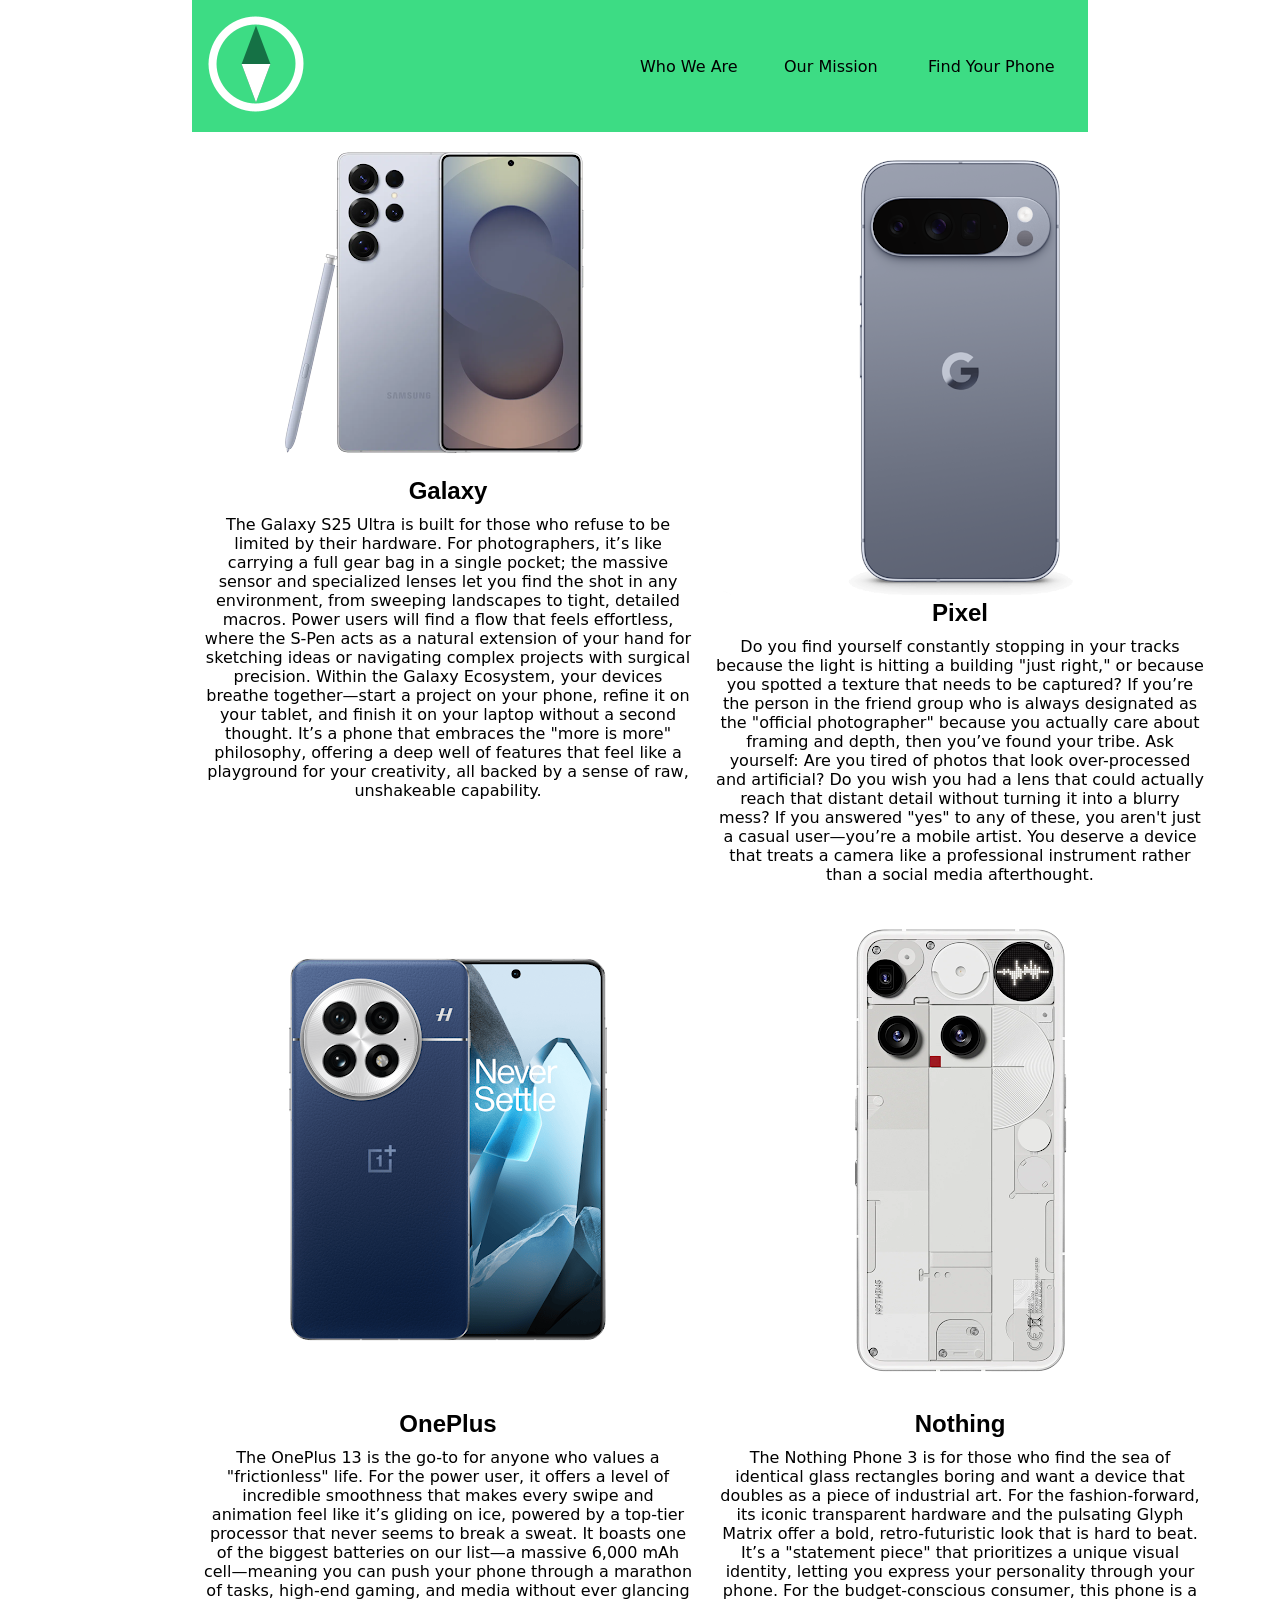
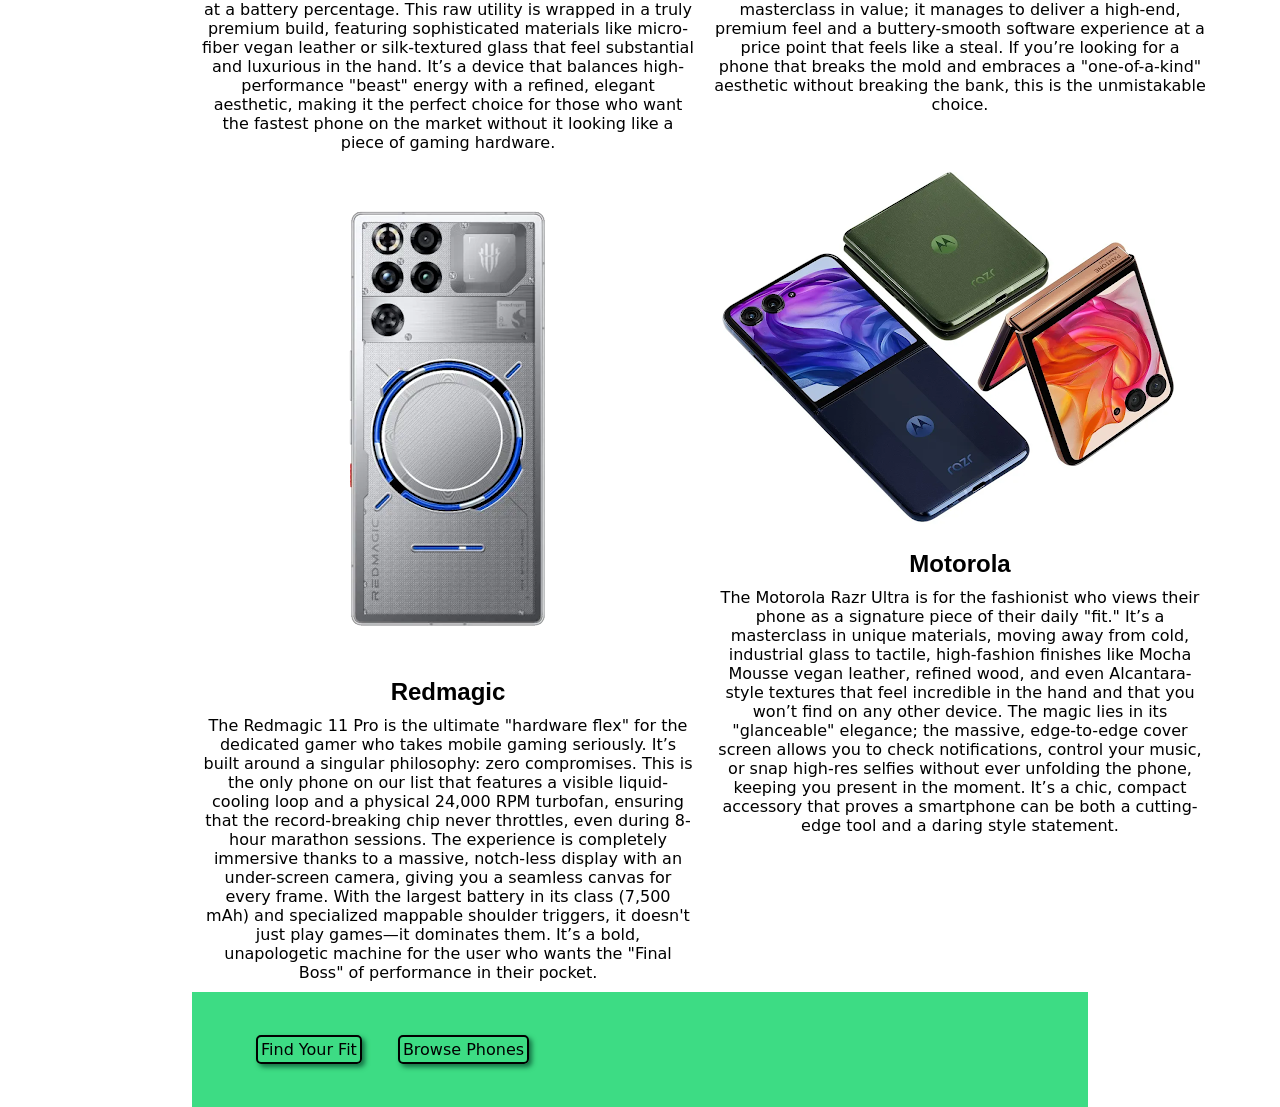
<file: page2.html>
<!DOCTYPE html>
<html lang="en">
<head>
    <meta charset="UTF-8">
    <meta name="viewport" content="width=device-width, initial-scale=1.0">
    <title>Phones</title>
    <link rel="stylesheet" href="styles/page2.css">
</head>
<body>
    <header>
        <a href="index.html">
            <img src="images/bahen-logo.png" alt="compass logo image">
        </a>
        <nav>
            <a href="#we_are">Who We Are</a>
            <a href="#mission">Our Mission</a>
            <a href="#find">Find Your Phone</a>
        </nav>
    </header>
    <main>
        <div id="phones">
            <section id="galaxy">
                <img id="galaxy-img" src="images/galaxy.png" alt="Image of Galaxy phone">
                <h2>Galaxy</h2>
                <p>
                    The Galaxy S25 Ultra is built for those who refuse to be limited by their hardware. For photographers, it’s like carrying a full gear bag in a single pocket; the massive sensor and specialized lenses let you find the shot in any environment, from sweeping landscapes to tight, detailed macros. Power users will find a flow that feels effortless, where the S-Pen acts as a natural extension of your hand for sketching ideas or navigating complex projects with surgical precision. Within the Galaxy Ecosystem, your devices breathe together—start a project on your phone, refine it on your tablet, and finish it on your laptop without a second thought. It’s a phone that embraces the "more is more" philosophy, offering a deep well of features that feel like a playground for your creativity, all backed by a sense of raw, unshakeable capability.
                </p>
            </section>
            <section id="pixel">
                <img id="pixel-img" src="images/pixel.png" alt="Image of Pixel phone">
                <h2>Pixel</h2>
                <p>
                    Do you find yourself constantly stopping in your tracks because the light is hitting a building "just right," or because you spotted a texture that needs to be captured? If you’re the person in the friend group who is always designated as the "official photographer" because you actually care about framing and depth, then you’ve found your tribe. Ask yourself: Are you tired of photos that look over-processed and artificial? Do you wish you had a lens that could actually reach that distant detail without turning it into a blurry mess? If you answered "yes" to any of these, you aren't just a casual user—you’re a mobile artist. You deserve a device that treats a camera like a professional instrument rather than a social media afterthought.
                </p>
            </section>
            <section id="oneplus">
                <img id="oneplus-img" src="images/oneplus.png" alt="Image of OnePlus phone">
                <h2>OnePlus</h2>
                <p>
                    The OnePlus 13 is the go-to for anyone who values a "frictionless" life. For the power user, it offers a level of incredible smoothness that makes every swipe and animation feel like it’s gliding on ice, powered by a top-tier processor that never seems to break a sweat. It boasts one of the biggest batteries on our list—a massive 6,000 mAh cell—meaning you can push your phone through a marathon of tasks, high-end gaming, and media without ever glancing at a battery percentage. This raw utility is wrapped in a truly premium build, featuring sophisticated materials like micro-fiber vegan leather or silk-textured glass that feel substantial and luxurious in the hand. It’s a device that balances high-performance "beast" energy with a refined, elegant aesthetic, making it the perfect choice for those who want the fastest phone on the market without it looking like a piece of gaming hardware.
                </p>
            </section>
            <section id="nothing">
                <img id="nothing-img" src="images/nothing.png" alt="Image of Nothing phone">
                <h2>Nothing</h2>
                <p>
                    The Nothing Phone 3 is for those who find the sea of identical glass rectangles boring and want a device that doubles as a piece of industrial art. For the fashion-forward, its iconic transparent hardware and the pulsating Glyph Matrix offer a bold, retro-futuristic look that is hard to beat. It’s a "statement piece" that prioritizes a unique visual identity, letting you express your personality through your phone. For the budget-conscious consumer, this phone is a masterclass in value; it manages to deliver a high-end, premium feel and a buttery-smooth software experience at a price point that feels like a steal. If you’re looking for a phone that breaks the mold and embraces a "one-of-a-kind" aesthetic without breaking the bank, this is the unmistakable choice.
                </p>
            </section>
            <section id="redmagic">
                <img id="redmagic-img" src="images/redmagic.png" alt="Image of Redmagic phone">
                <h2>Redmagic</h2>
                <p>
                    The Redmagic 11 Pro is the ultimate "hardware flex" for the dedicated gamer who takes mobile gaming seriously. It’s built around a singular philosophy: zero compromises. This is the only phone on our list that features a visible liquid-cooling loop and a physical 24,000 RPM turbofan, ensuring that the record-breaking chip never throttles, even during 8-hour marathon sessions. The experience is completely immersive thanks to a massive, notch-less display with an under-screen camera, giving you a seamless canvas for every frame. With the largest battery in its class (7,500 mAh) and specialized mappable shoulder triggers, it doesn't just play games—it dominates them. It’s a bold, unapologetic machine for the user who wants the "Final Boss" of performance in their pocket.
                </p>
            </section>
            <section id="motorola">
                <img id="motorola-img" src="images/motorola.png" alt="Image of Motorola phone">
                <h2>Motorola</h2>
                <p>
                    The Motorola Razr Ultra is for the fashionist who views their phone as a signature piece of their daily "fit." It’s a masterclass in unique materials, moving away from cold, industrial glass to tactile, high-fashion finishes like Mocha Mousse vegan leather, refined wood, and even Alcantara-style textures that feel incredible in the hand and that you won’t find on any other device. The magic lies in its "glanceable" elegance; the massive, edge-to-edge cover screen allows you to check notifications, control your music, or snap high-res selfies without ever unfolding the phone, keeping you present in the moment. It’s a chic, compact accessory that proves a smartphone can be both a cutting-edge tool and a daring style statement.
                </p>
            </section>
        </div>
    </main>
    <footer>
        <a class="button" href="page1.html">Find Your Fit</a>
        <a class="button" href="page2.html">Browse Phones</a>
    </footer>
</body>
</html>
</file>
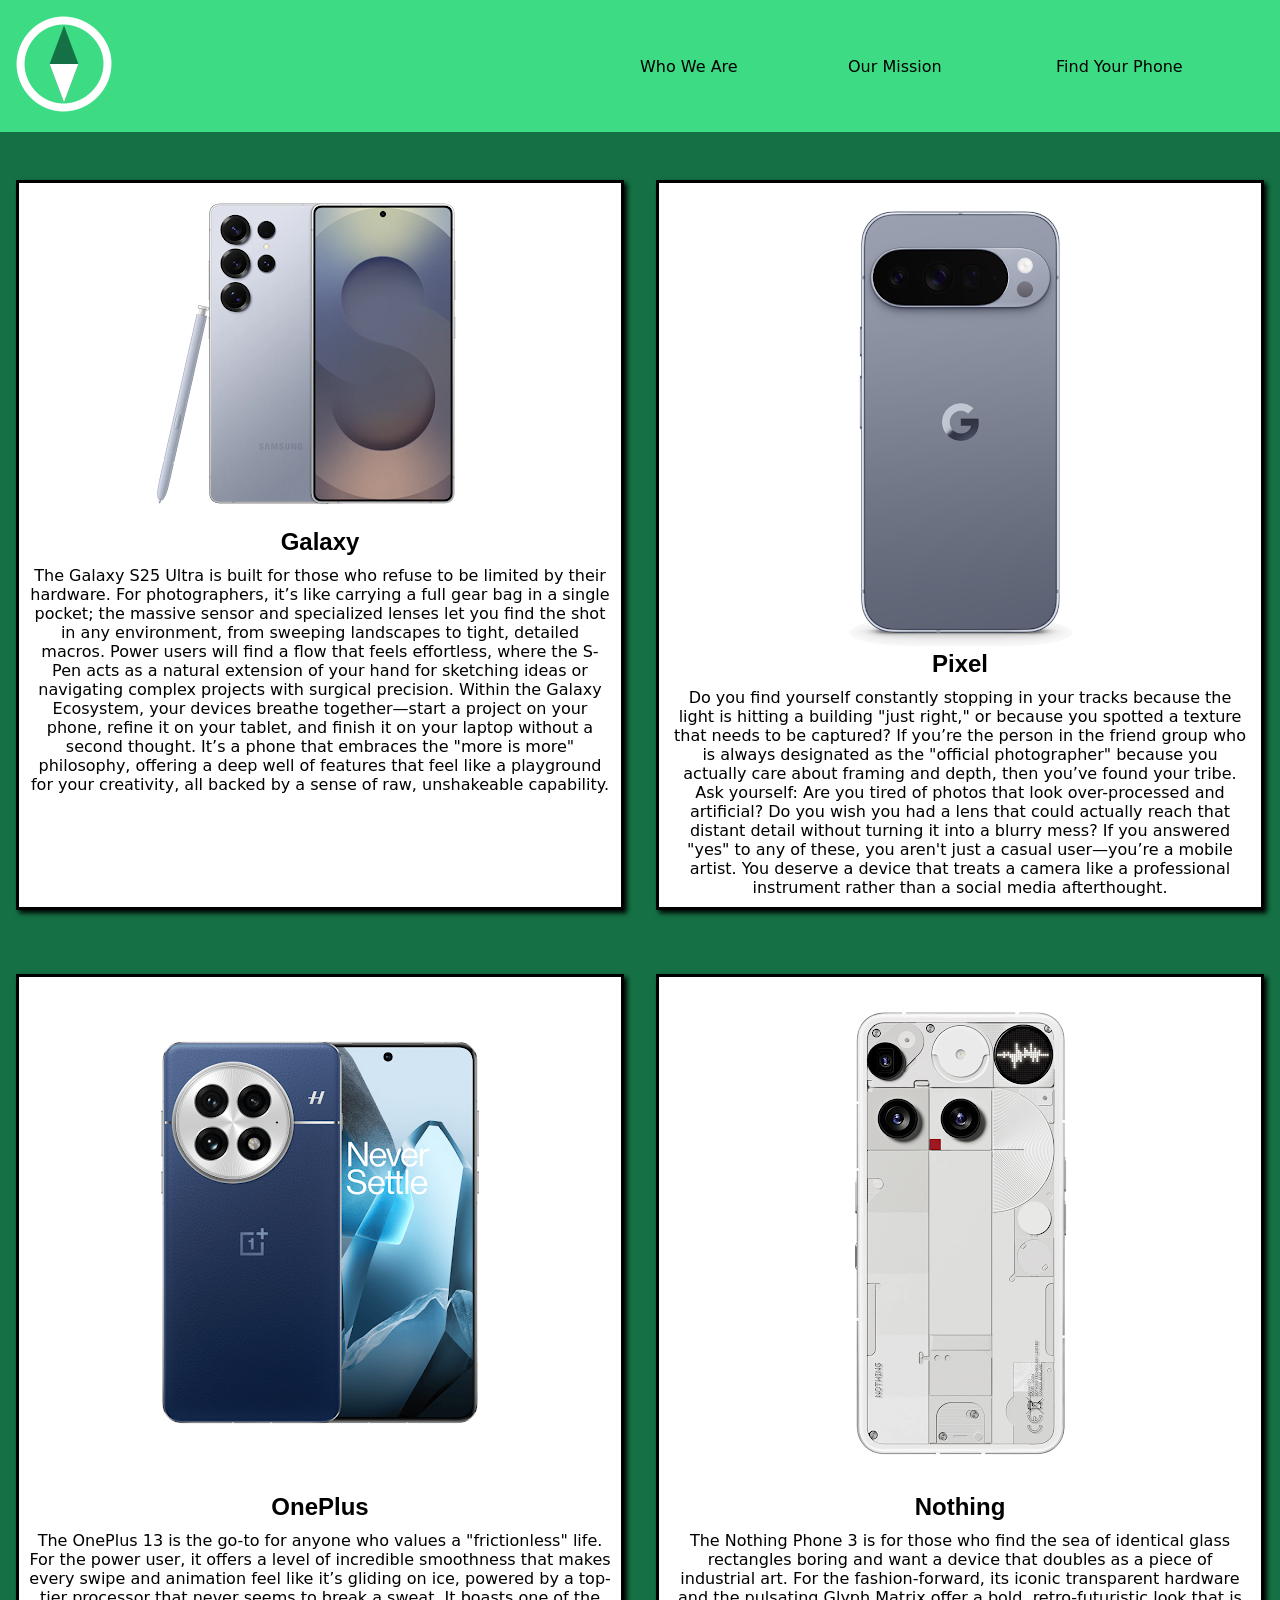
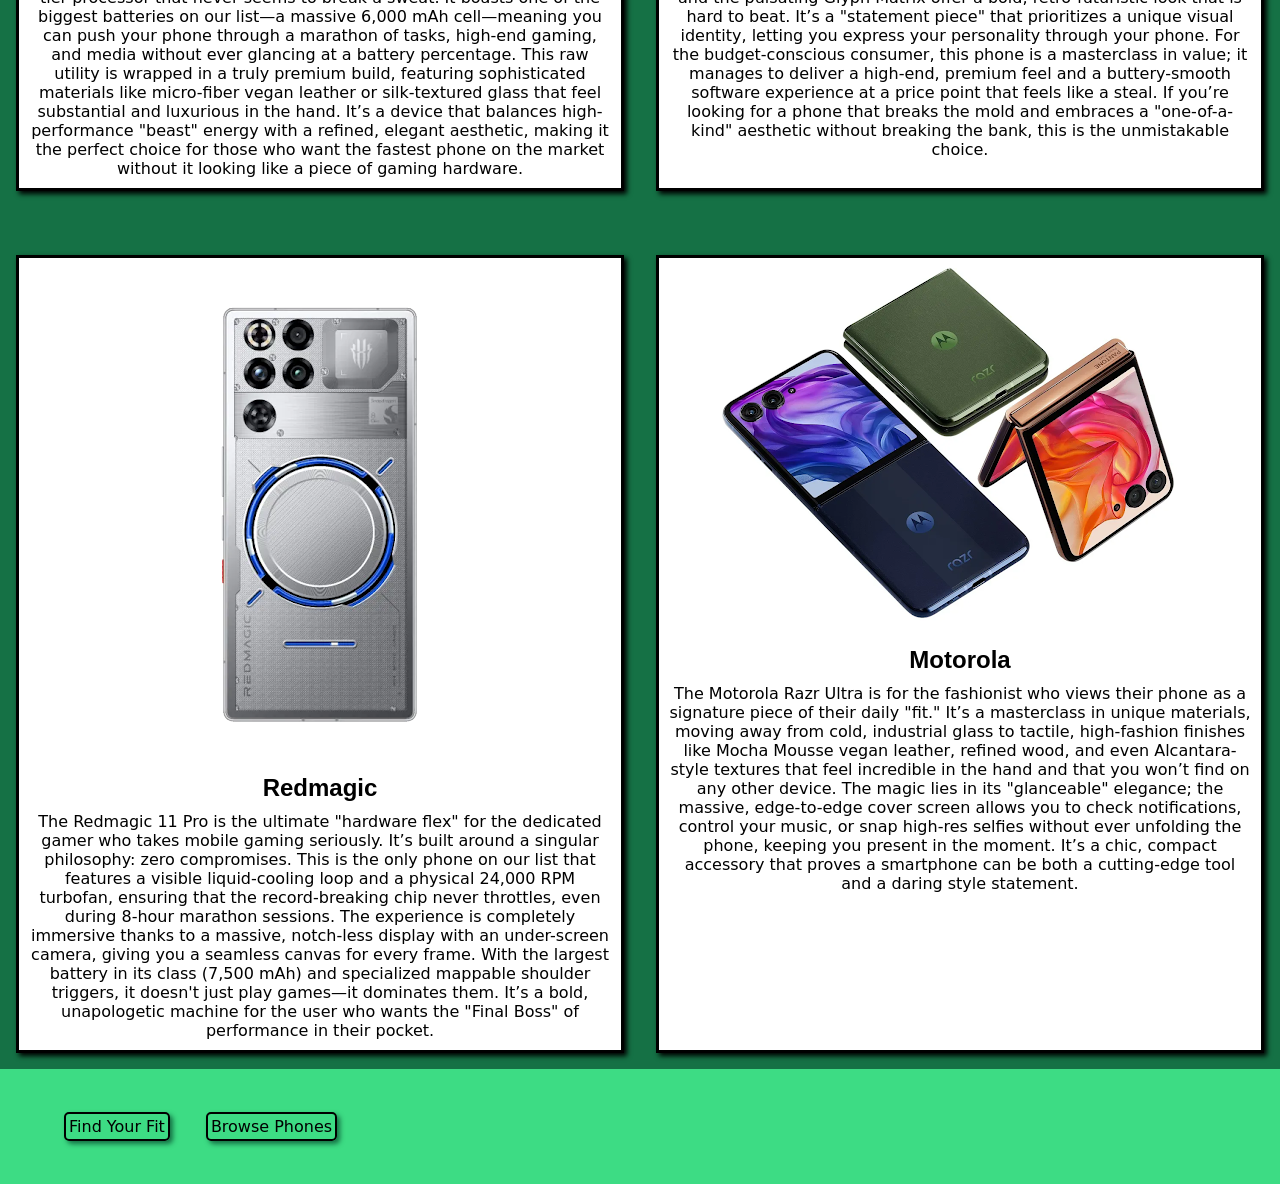
<file: phones.html>
<!DOCTYPE html>
<html lang="en">
<head>
    <meta charset="UTF-8">
    <meta name="viewport" content="width=device-width, initial-scale=1.0">
    <title>Phones</title>
    <link rel="stylesheet" href="styles/phones.css">
</head>
<body>
    <header>
        <a href="index.html">
            <img src="images/bahen-logo.png" alt="compass logo image">
        </a>
        <nav>
            <a href="index.html#we_are">Who We Are</a>
            <a href="index.html#mission">Our Mission</a>
            <a href="index.html#find">Find Your Phone</a>
        </nav>
    </header>
    <main>
        <div id="phones">
            <section id="galaxy">
                <img id="galaxy-img" src="images/galaxy.png" alt="Image of Galaxy phone">
                <h2>Galaxy</h2>
                <p>
                    The Galaxy S25 Ultra is built for those who refuse to be limited by their hardware. For photographers, it’s like carrying a full gear bag in a single pocket; the massive sensor and specialized lenses let you find the shot in any environment, from sweeping landscapes to tight, detailed macros. Power users will find a flow that feels effortless, where the S-Pen acts as a natural extension of your hand for sketching ideas or navigating complex projects with surgical precision. Within the Galaxy Ecosystem, your devices breathe together—start a project on your phone, refine it on your tablet, and finish it on your laptop without a second thought. It’s a phone that embraces the "more is more" philosophy, offering a deep well of features that feel like a playground for your creativity, all backed by a sense of raw, unshakeable capability.
                </p>
            </section>
            <section id="pixel">
                <img id="pixel-img" src="images/pixel.png" alt="Image of Pixel phone">
                <h2>Pixel</h2>
                <p>
                    Do you find yourself constantly stopping in your tracks because the light is hitting a building "just right," or because you spotted a texture that needs to be captured? If you’re the person in the friend group who is always designated as the "official photographer" because you actually care about framing and depth, then you’ve found your tribe. Ask yourself: Are you tired of photos that look over-processed and artificial? Do you wish you had a lens that could actually reach that distant detail without turning it into a blurry mess? If you answered "yes" to any of these, you aren't just a casual user—you’re a mobile artist. You deserve a device that treats a camera like a professional instrument rather than a social media afterthought.
                </p>
            </section>
            <section id="oneplus">
                <img id="oneplus-img" src="images/oneplus.png" alt="Image of OnePlus phone">
                <h2>OnePlus</h2>
                <p>
                    The OnePlus 13 is the go-to for anyone who values a "frictionless" life. For the power user, it offers a level of incredible smoothness that makes every swipe and animation feel like it’s gliding on ice, powered by a top-tier processor that never seems to break a sweat. It boasts one of the biggest batteries on our list—a massive 6,000 mAh cell—meaning you can push your phone through a marathon of tasks, high-end gaming, and media without ever glancing at a battery percentage. This raw utility is wrapped in a truly premium build, featuring sophisticated materials like micro-fiber vegan leather or silk-textured glass that feel substantial and luxurious in the hand. It’s a device that balances high-performance "beast" energy with a refined, elegant aesthetic, making it the perfect choice for those who want the fastest phone on the market without it looking like a piece of gaming hardware.
                </p>
            </section>
            <section id="nothing">
                <img id="nothing-img" src="images/nothing.png" alt="Image of Nothing phone">
                <h2>Nothing</h2>
                <p>
                    The Nothing Phone 3 is for those who find the sea of identical glass rectangles boring and want a device that doubles as a piece of industrial art. For the fashion-forward, its iconic transparent hardware and the pulsating Glyph Matrix offer a bold, retro-futuristic look that is hard to beat. It’s a "statement piece" that prioritizes a unique visual identity, letting you express your personality through your phone. For the budget-conscious consumer, this phone is a masterclass in value; it manages to deliver a high-end, premium feel and a buttery-smooth software experience at a price point that feels like a steal. If you’re looking for a phone that breaks the mold and embraces a "one-of-a-kind" aesthetic without breaking the bank, this is the unmistakable choice.
                </p>
            </section>
            <section id="redmagic">
                <img id="redmagic-img" src="images/redmagic.png" alt="Image of Redmagic phone">
                <h2>Redmagic</h2>
                <p>
                    The Redmagic 11 Pro is the ultimate "hardware flex" for the dedicated gamer who takes mobile gaming seriously. It’s built around a singular philosophy: zero compromises. This is the only phone on our list that features a visible liquid-cooling loop and a physical 24,000 RPM turbofan, ensuring that the record-breaking chip never throttles, even during 8-hour marathon sessions. The experience is completely immersive thanks to a massive, notch-less display with an under-screen camera, giving you a seamless canvas for every frame. With the largest battery in its class (7,500 mAh) and specialized mappable shoulder triggers, it doesn't just play games—it dominates them. It’s a bold, unapologetic machine for the user who wants the "Final Boss" of performance in their pocket.
                </p>
            </section>
            <section id="motorola">
                <img id="motorola-img" src="images/motorola.png" alt="Image of Motorola phone">
                <h2>Motorola</h2>
                <p>
                    The Motorola Razr Ultra is for the fashionist who views their phone as a signature piece of their daily "fit." It’s a masterclass in unique materials, moving away from cold, industrial glass to tactile, high-fashion finishes like Mocha Mousse vegan leather, refined wood, and even Alcantara-style textures that feel incredible in the hand and that you won’t find on any other device. The magic lies in its "glanceable" elegance; the massive, edge-to-edge cover screen allows you to check notifications, control your music, or snap high-res selfies without ever unfolding the phone, keeping you present in the moment. It’s a chic, compact accessory that proves a smartphone can be both a cutting-edge tool and a daring style statement.
                </p>
            </section>
        </div>
    </main>
    <footer>
        <a class="button" href="archetypes.html">Find Your Fit</a>
        <a class="button" href="phones.html">Browse Phones</a>
    </footer>
</body>
</html>
</file>
<file: styles/style.css>
@import url();

*{
    box-sizing: border-box;
    margin: 0;
    padding: 0;
}

body{
    max-width: 70%;
    margin: auto;
}

header{
    background: #3DDC84;
    color: #000000;
    display: grid;
    grid-template-columns: 1fr 1fr;
    padding: 1em;
}

nav{
    display: grid;
    grid-template-columns: 1fr 1fr 1fr 40px;
    align-items: center;
    font-size: 1.5em;
}

h1, h2, h3, h4, h5, h6{
    font-family: "Trebuchet MS", sans-serif;
}

p{
    font-family: system-ui, sans-serif;
    font-size: 1.2em;
}

a{
    font-family: system-ui, sans-serif;
    text-decoration: none;
    color: #000000;
}

#hero{
    background: #157145;
    color: #FFFFFF;
    display: grid;
    grid-template-columns: 2fr 3fr;
    grid-template-rows: 120px 1fr 1fr;
    margin: 0 1.2em;
    margin-bottom: 1em;
    padding: 2em;
}

#hero .links{
    padding: 1em;
    grid-column: 1/2;
    grid-row: 3/4;
    align-self: center;
    justify-self: center;
}

#hero p{
    grid-column: 1/2;
    grid-row: 2/3;
    font-size: 1.3em;
}

#hero h1{
    grid-column: 1/2;
    grid-row: 1/2;
    font-size: 3.2em;

}

.links .button{
    box-shadow: 3px 3px 5px #000000;
}

#hero img{
    grid-column: 2/3;
    grid-row: 1/4;
    padding: 2em;
    max-width: 90%;
    align-self: center;
    justify-self: center;
}

.button{
    background: #3DDC84;
    border: 2px solid #000000;
    border-radius: 5px;
    padding: 10px;
    box-shadow: 3px 3px 5px #157145;
    margin: 1em;
}

#we_are, #mission, #find{
    text-align: center;
    margin: 1em;
    margin-top: 2em;
    font-size: 2.8em;
}

#content{
    max-width: 80%;
    margin: 0 auto;
    margin-bottom: 3em;
}

#content p{
    margin: 1em;
}

footer{
    background: #3DDC84;
    color: #000000;
    padding: 3.2em;
    text-align: center;
}

footer .button{
    margin: 0 3em;
}
</file>
<file: styles/archetypes.css>
@import url();

*{
    box-sizing: border-box;
    margin: 0;
    padding: 0;
}

body{
    max-width: 100%;
    margin: auto;
}

header{
    background: #3DDC84;
    color: #000000;
    display: grid;
    grid-template-columns: 1fr 1fr;
    padding: 1em;
}

nav{
    display: grid;
    grid-template-columns: 1fr 1fr 1fr;
    align-items: center;
}

h1, h2, h3, h4, h5, h6{
    font-family: "Trebuchet MS", sans-serif;
}

p{
    font-family: system-ui, sans-serif;
    padding: 10px;
}

a{
    font-family: system-ui, sans-serif;
    text-decoration: none;
    color: #000000;
}

.links .button{
    box-shadow: 3px 3px 5px #000000;
}

.button{
    background: #3DDC84;
    border: 2px solid #000000;
    border-radius: 5px;
    padding: 3px;
    box-shadow: 3px 3px 5px #157145;
    margin: 1em;
}

#we_are, #mission, #find{
    text-align: center;
    margin: .5em;
    font-size: 2.5em;
}

#content{
    max-width: 80%;
    margin: 0 auto;
}

#content p{
    margin: 1em;
}

#archetypes{
    display: grid;
    grid-template-columns: 1fr 1fr;
    background-color: #157145;
}

#simple{
    justify-items: center;
    text-align: center;
    text-decoration: none;
    margin: 1em;
    border: solid, black, 3px;
    margin-top: 3em;
    box-shadow: 3px 3px 5px;
    background-color: white;
}

#photographer{
    justify-items: center;
    text-align: center;
    text-decoration: none;
    margin: 1em;
    border: solid, black, 3px;
    margin-top: 3em;
    box-shadow: 3px 3px 5px;
    background-color: white;
}

#power{
    justify-items: center;
    text-align: center;
    text-decoration: none;
    margin: 1em;
    border: solid, black, 3px;
    margin-top: 3em;
    box-shadow: 3px 3px 5px;
    background-color: white;
}

#budget{
    justify-items: center;
    text-align: center;
    text-decoration: none;
    margin: 1em;
    border: solid, black, 3px;
    margin-top: 3em;
    box-shadow: 3px 3px 5px;
    background-color: white;
}

#fashion{
    justify-items: center;
    text-align: center;
    text-decoration: none;
    margin: 1em;
    border: solid, black, 3px;
    margin-top: 3em;
    box-shadow: 3px 3px 5px;
    background-color: white;
}

#gamer{
    justify-items: center;
    text-align: center;
    text-decoration: none;
    margin: 1em;
    border: solid, black, 3px;
    margin-top: 3em;
    box-shadow: 3px 3px 5px;
    background-color: white;
}

footer{
    background: #3DDC84;
    color: #000000;
    padding: 3em;
}
</file>
<file: styles/page1.css>
@import url();

*{
    box-sizing: border-box;
    margin: 0;
    padding: 0;
}

body{
    max-width: 70%;
    margin: auto;
}

header{
    background: #3DDC84;
    color: #000000;
    display: grid;
    grid-template-columns: 1fr 1fr;
    padding: 1em;
}

nav{
    display: grid;
    grid-template-columns: 1fr 1fr 1fr;
    align-items: center;
}

h1, h2, h3, h4, h5, h6{
    font-family: "Trebuchet MS", sans-serif;
}

p{
    font-family: system-ui, sans-serif;
    padding: 10px;
}

a{
    font-family: system-ui, sans-serif;
    text-decoration: none;
    color: #000000;
}

.links .button{
    box-shadow: 3px 3px 5px #000000;
}

.button{
    background: #3DDC84;
    border: 2px solid #000000;
    border-radius: 5px;
    padding: 3px;
    box-shadow: 3px 3px 5px #157145;
    margin: 1em;
}

#we_are, #mission, #find{
    text-align: center;
    margin: .5em;
    font-size: 2.5em;
}

#content{
    max-width: 80%;
    margin: 0 auto;
}

#content p{
    margin: 1em;
}

#archetypes{
    display: grid;
    grid-template-columns: 1fr 1fr;
}

#simple{
    justify-items: center;
    text-align: center;
    text-decoration: none;
}

#photographer{
    justify-items: center;
    text-align: center;
    text-decoration: none;
}

#power{
    justify-items: center;
    text-align: center;
    text-decoration: none;
}

#budget{
    justify-items: center;
    text-align: center;
    text-decoration: none;
}

#fashion{
    justify-items: center;
    text-align: center;
    text-decoration: none;
}

#gamer{
    justify-items: center;
    text-align: center;
    text-decoration: none;
}

footer{
    background: #3DDC84;
    color: #000000;
    padding: 3em;
}
</file>
<file: styles/page2.css>
@import url();

*{
    box-sizing: border-box;
    margin: 0;
    padding: 0;
}

body{
    max-width: 70%;
    margin: auto;
}

header{
    background: #3DDC84;
    color: #000000;
    display: grid;
    grid-template-columns: 1fr 1fr;
    padding: 1em;
}

nav{
    display: grid;
    grid-template-columns: 1fr 1fr 1fr;
    align-items: center;
}

h1, h2, h3, h4, h5, h6{
    font-family: "Trebuchet MS", sans-serif;
}

p{
    font-family: system-ui, sans-serif;
    padding: 10px;
}

a{
    font-family: system-ui, sans-serif;
    text-decoration: none;
    color: #000000;
}

.links .button{
    box-shadow: 3px 3px 5px #000000;
}

.button{
    background: #3DDC84;
    border: 2px solid #000000;
    border-radius: 5px;
    padding: 3px;
    box-shadow: 3px 3px 5px #157145;
    margin: 1em;
}

#we_are, #mission, #find{
    text-align: center;
    margin: .5em;
    font-size: 2.5em;
}

#content{
    max-width: 80%;
    margin: 0 auto;
}

#content p{
    margin: 1em;
}

#phones{
    display: grid;
    grid-template-columns: 1fr 1fr;
}

#galaxy{
    justify-items: center;
    text-align: center;
    text-decoration: none;
}

#pixel{
    justify-items: center;
    text-align: center;
    text-decoration: none;
}

#oneplus{
    justify-items: center;
    text-align: center;
    text-decoration: none;
}

#nothing{
    justify-items: center;
    text-align: center;
    text-decoration: none;
}

#redmagic{
    justify-items: center;
    text-align: center;
    text-decoration: none;
}

#motorola{
    justify-items: center;
    text-align: center;
    text-decoration: none;
}

footer{
    background: #3DDC84;
    color: #000000;
    padding: 3em;
}
</file>
<file: styles/phones.css>
@import url();

*{
    box-sizing: border-box;
    margin: 0;
    padding: 0;
}

body{
    max-width: 100%;
    margin: auto;
}

header{
    background: #3DDC84;
    color: #000000;
    display: grid;
    grid-template-columns: 1fr 1fr;
    padding: 1em;
}

nav{
    display: grid;
    grid-template-columns: 1fr 1fr 1fr;
    align-items: center;
}

h1, h2, h3, h4, h5, h6{
    font-family: "Trebuchet MS", sans-serif;
}

p{
    font-family: system-ui, sans-serif;
    padding: 10px;
}

a{
    font-family: system-ui, sans-serif;
    text-decoration: none;
    color: #000000;
}

.links .button{
    box-shadow: 3px 3px 5px #000000;
}

.button{
    background: #3DDC84;
    border: 2px solid #000000;
    border-radius: 5px;
    padding: 3px;
    box-shadow: 3px 3px 5px #157145;
    margin: 1em;
}

#we_are, #mission, #find{
    text-align: center;
    margin: .5em;
    font-size: 2.5em;
}

#content{
    max-width: 80%;
    margin: 0 auto;
}

#content p{
    margin: 1em;
}

#phones{
    display: grid;
    grid-template-columns: 1fr 1fr;
    background-color: #157145;
}

#galaxy{
    justify-items: center;
    text-align: center;
    text-decoration: none;
    margin: 1em;
    border: solid, black, 3px;
    margin-top: 3em;
    box-shadow: 3px 3px 5px;
    background-color: white;
}

#pixel{
    justify-items: center;
    text-align: center;
    text-decoration: none;
    margin: 1em;
    border: solid, black, 3px;
    margin-top: 3em;
    box-shadow: 3px 3px 5px;
    background-color: white;
}

#oneplus{
    justify-items: center;
    text-align: center;
    text-decoration: none;
    margin: 1em;
    border: solid, black, 3px;
    margin-top: 3em;
    box-shadow: 3px 3px 5px;
    background-color: white;
}

#nothing{
    justify-items: center;
    text-align: center;
    text-decoration: none;
    margin: 1em;
    border: solid, black, 3px;
    margin-top: 3em;
    box-shadow: 3px 3px 5px;
    background-color: white;
}

#redmagic{
    justify-items: center;
    text-align: center;
    text-decoration: none;
    margin: 1em;
    border: solid, black, 3px;
    margin-top: 3em;
    box-shadow: 3px 3px 5px;
    background-color: white;
}

#motorola{
    justify-items: center;
    text-align: center;
    text-decoration: none;
    margin: 1em;
    border: solid, black, 3px;
    margin-top: 3em;
    box-shadow: 3px 3px 5px;
    background-color: white;
}

footer{
    background: #3DDC84;
    color: #000000;
    padding: 3em;
}
</file>
